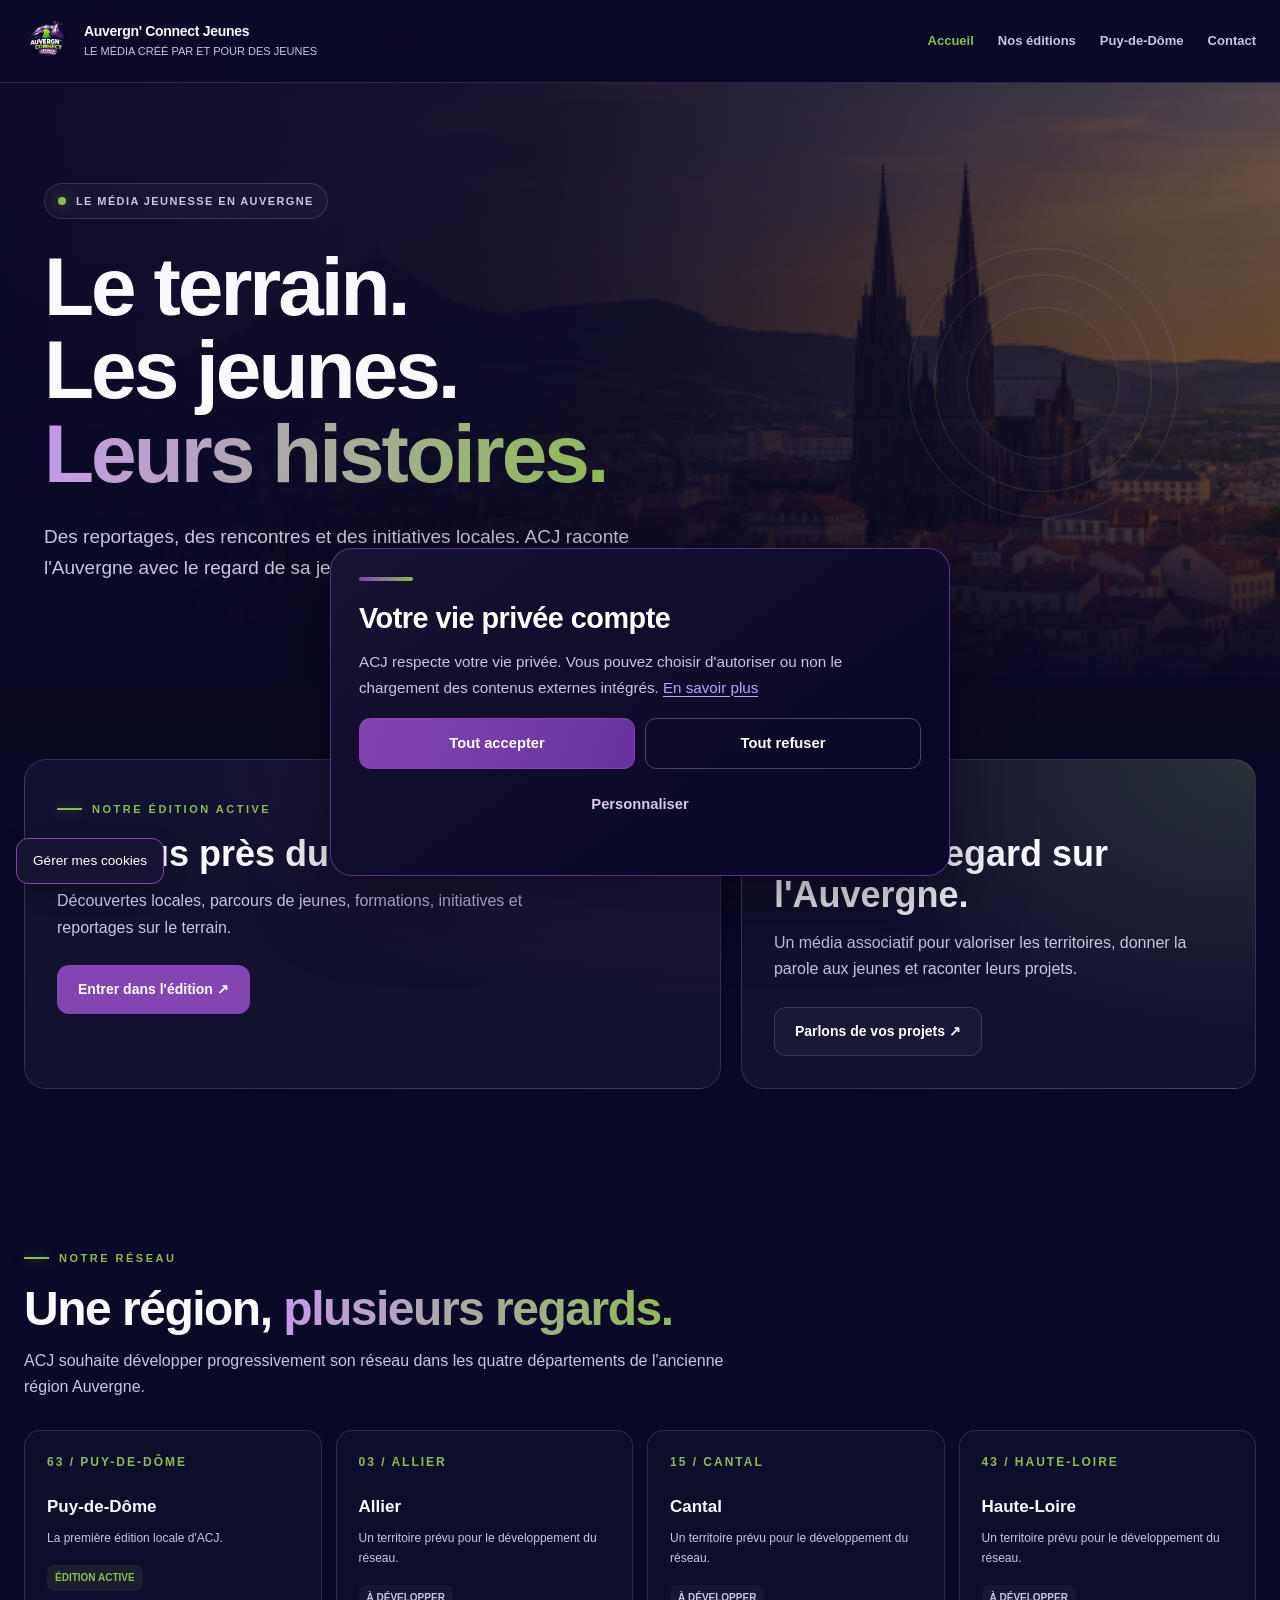
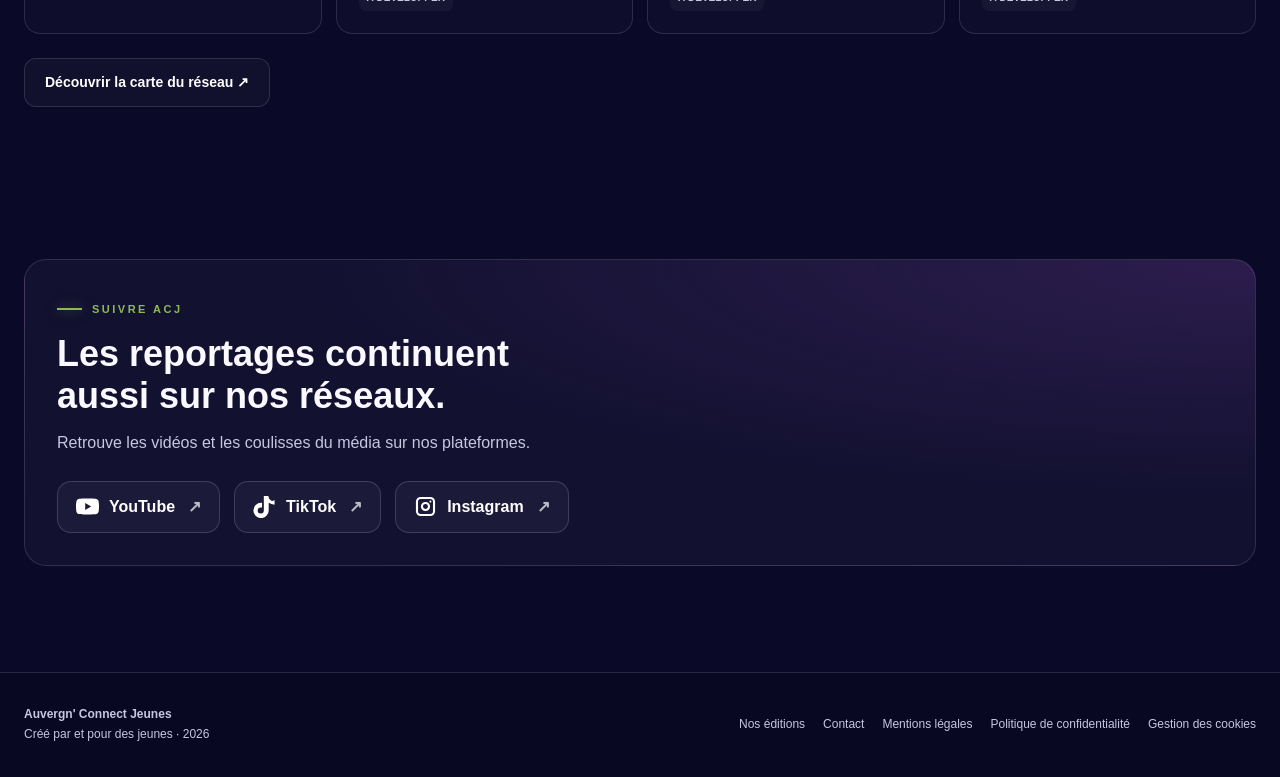
<file: index.html>
<!DOCTYPE html>
<html lang="fr">
<head>
  <meta charset="UTF-8">
  <meta name="viewport" content="width=device-width, initial-scale=1">
  <meta name="theme-color" content="#0A0927">
  <meta name="description" content="Auvergn' Connect Jeunes, le média audiovisuel créé par et pour les jeunes en Auvergne.">

  <title>ACJ — Le média des jeunes en Auvergne</title>

  <link rel="icon" type="image/png" href="images/logo.png">
  <link rel="stylesheet" href="css/style.css">
  <link rel="stylesheet" href="css/cookies.css">
</head>

<body>

<header class="site-header">
  <div class="container header-inner">
    <a class="brand" href="index.html" aria-label="Accueil ACJ">
      <img src="images/logo.png" alt="Logo Auvergn' Connect Jeunes">
      <span class="brand-text">
        <strong>Auvergn' Connect Jeunes</strong>
        <span>LE MÉDIA CRÉÉ PAR ET POUR DES JEUNES</span>
      </span>
    </a>

    <button
      class="menu-toggle"
      type="button"
      aria-label="Ouvrir le menu"
      aria-expanded="false"
    >☰</button>

    <nav class="site-nav" aria-label="Navigation principale">
      <a href="index.html" aria-current="page">Accueil</a>
      <a href="editions.html">Nos éditions</a>
              <a href="puy-de-dome/index.html">Puy-de-Dôme</a>
      <a href="contact.html">Contact</a>
    </nav>
  </div>
</header>

<main>

  <!-- Présentation principale -->
  <section class="hero">
    <div class="hero-orbit" aria-hidden="true"></div>

    <div class="hero-inner">
      <div class="hero-content">
        <div class="hero-label">
          <span class="status-dot"></span>
          LE MÉDIA JEUNESSE EN AUVERGNE
        </div>

        <h1>
          Le terrain.<br>
          Les jeunes.<br>
          <span class="text-gradient">Leurs histoires.</span>
        </h1>

        <p>
          Des reportages, des rencontres et des initiatives locales.
          ACJ raconte l'Auvergne avec le regard de sa jeunesse.
        </p>


      </div>
    </div>
  </section>

  <!-- Présentation d'ACJ -->
  <section class="section">
    <div class="container">
      <div class="feature-grid">

        <article class="feature-panel">
          <span class="eyebrow">Notre édition active</span>

          <h3>
            Au plus près du <span class="text-gradient">Puy-de-Dôme.</span>
          </h3>

          <p>
            Découvertes locales, parcours de jeunes, formations,
            initiatives et reportages sur le terrain.
          </p>

          <a class="button" href="puy-de-dome/index.html">
            Entrer dans l'édition ↗
          </a>
        </article>

        <article class="feature-panel feature-panel-green">
          <span class="eyebrow">L'identité ACJ</span>

          <h3>Un autre regard sur l'Auvergne.</h3>

          <p>
            Un média associatif pour valoriser les territoires,
            donner la parole aux jeunes et raconter leurs projets.
          </p>

          <a class="button button-secondary" href="contact.html">
            Parlons de vos projets ↗
          </a>
        </article>

      </div>
    </div>
  </section>

  <!-- Les éditions régionales -->
  <section class="section">
    <div class="container">

      <div class="section-heading">
        <span class="eyebrow">Notre réseau</span>

        <h2>
          Une région, <span class="text-gradient">plusieurs regards.</span>
        </h2>

        <p>
          ACJ souhaite développer progressivement son réseau
          dans les quatre départements de l'ancienne région Auvergne.
        </p>
      </div>

      <div class="edition-grid">

        <a class="edition-card" href="puy-de-dome/index.html">
          <span class="edition-number">63 / PUY-DE-DÔME</span>
          <h3>Puy-de-Dôme</h3>
          <p>La première édition locale d'ACJ.</p>
          <span class="edition-status">ÉDITION ACTIVE</span>
        </a>

        <div class="edition-card">
          <span class="edition-number">03 / ALLIER</span>
          <h3>Allier</h3>
          <p>Un territoire prévu pour le développement du réseau.</p>
          <span class="edition-status planned">À DÉVELOPPER</span>
        </div>

        <div class="edition-card">
          <span class="edition-number">15 / CANTAL</span>
          <h3>Cantal</h3>
          <p>Un territoire prévu pour le développement du réseau.</p>
          <span class="edition-status planned">À DÉVELOPPER</span>
        </div>

        <div class="edition-card">
          <span class="edition-number">43 / HAUTE-LOIRE</span>
          <h3>Haute-Loire</h3>
          <p>Un territoire prévu pour le développement du réseau.</p>
          <span class="edition-status planned">À DÉVELOPPER</span>
        </div>

      </div>

      <div style="margin-top:24px">
        <a class="button button-secondary" href="editions.html">
          Découvrir la carte du réseau ↗
        </a>
      </div>

    </div>
  </section>

  <!-- Réseaux sociaux ACJ -->
  <section class="section" id="reseaux-sociaux">
    <div class="container">

      <div class="feature-panel social-panel">
        <span class="eyebrow">Suivre ACJ</span>

        <h3>Les reportages continuent aussi sur nos réseaux.</h3>

        <p>
          Retrouve les vidéos et les coulisses du média sur nos plateformes.
        </p>

        <div class="social-links">

          <!-- YouTube -->
          <a
            class="social-link social-youtube"
            href="https://www.youtube.com/@auvergn_connect_Jeune"
            target="_blank"
            rel="noopener noreferrer"
            aria-label="Suivre ACJ sur YouTube"
          >
            <svg viewBox="0 0 24 24" aria-hidden="true">
              <path d="M23.5 6.2a3 3 0 0 0-2.1-2.1C19.5 3.6 12 3.6 12 3.6s-7.5 0-9.4.5A3 3 0 0 0 .5 6.2 31 31 0 0 0 0 12a31 31 0 0 0 .5 5.8 3 3 0 0 0 2.1 2.1c1.9.5 9.4.5 9.4.5s7.5 0 9.4-.5a3 3 0 0 0 2.1-2.1A31 31 0 0 0 24 12a31 31 0 0 0-.5-5.8ZM9.6 15.6V8.4l6.3 3.6-6.3 3.6Z"/>
            </svg>
            <span>YouTube</span>
            <span class="social-arrow" aria-hidden="true">↗</span>
          </a>

          <!-- TikTok -->
          <a
            class="social-link social-tiktok"
            href="https://www.tiktok.com/@auvergn_connect_jeunes"
            target="_blank"
            rel="noopener noreferrer"
            aria-label="Suivre ACJ sur TikTok"
          >
            <svg viewBox="0 0 24 24" aria-hidden="true">
              <path d="M19.6 6.3a5.8 5.8 0 0 1-3.5-4.8V1h-4.8v15.2a3.2 3.2 0 1 1-2.8-3.2c.3 0 .6 0 .9.1V8.2a8.4 8.4 0 0 0-.9-.1A8 8 0 1 0 16.4 16V8.2a10.5 10.5 0 0 0 6.1 1.9V5.3a5.8 5.8 0 0 1-2.9 1Z"/>
            </svg>
            <span>TikTok</span>
            <span class="social-arrow" aria-hidden="true">↗</span>
          </a>

          <!-- Instagram -->
          <a
            class="social-link social-instagram"
            href="https://www.instagram.com/auvergn_connect_jeunes/"
            target="_blank"
            rel="noopener noreferrer"
            aria-label="Suivre ACJ sur Instagram"
          >
            <svg viewBox="0 0 24 24" aria-hidden="true">
              <path d="M7 2h10a5 5 0 0 1 5 5v10a5 5 0 0 1-5 5H7a5 5 0 0 1-5-5V7a5 5 0 0 1 5-5Zm0 2.2A2.8 2.8 0 0 0 4.2 7v10A2.8 2.8 0 0 0 7 19.8h10a2.8 2.8 0 0 0 2.8-2.8V7A2.8 2.8 0 0 0 17 4.2H7Zm5 3a4.8 4.8 0 1 1 0 9.6 4.8 4.8 0 0 1 0-9.6Zm0 2.2a2.6 2.6 0 1 0 0 5.2 2.6 2.6 0 0 0 0-5.2Zm5.1-3.6a1.1 1.1 0 1 1 0 2.2 1.1 1.1 0 0 1 0-2.2Z"/>
            </svg>
            <span>Instagram</span>
            <span class="social-arrow" aria-hidden="true">↗</span>
          </a>

        </div>
      </div>
    </div>
  </section>

</main>

<!-- Pied de page -->
<footer class="site-footer">
  <div class="container footer-inner">

    <div>
      <strong>Auvergn' Connect Jeunes</strong>
      <div>
        Créé par et pour des jeunes · <span id="year"></span>
      </div>
    </div>

    <nav class="footer-links" aria-label="Informations légales">
      <a href="editions.html">Nos éditions</a>
      <a href="contact.html">Contact</a>
      <a href="mentions-legales.html">Mentions légales</a>
      <a href="confidentialite.html">Politique de confidentialité</a>
      <a href="cookies.html">Gestion des cookies</a>
    </nav>

  </div>
</footer>

<!-- Styles des réseaux sociaux -->
<style>
  .social-panel {
    overflow: hidden;
  }

  .social-links {
    display: flex;
    flex-wrap: wrap;
    gap: 14px;
    margin-top: 24px;
  }

  .social-link {
    display: inline-flex;
    align-items: center;
    gap: 10px;
    min-height: 48px;
    padding: 12px 18px;
    border: 1px solid rgba(255,255,255,.16);
    border-radius: 14px;
    color: #fff;
    text-decoration: none;
    font-weight: 700;
    background: rgba(255,255,255,.04);
    transition:
      transform .2s ease,
      background .2s ease,
      border-color .2s ease;
  }

  .social-link:hover {
    transform: translateY(-3px);
    background: rgba(255,255,255,.09);
    border-color: rgba(255,255,255,.35);
  }

  .social-link svg {
    width: 23px;
    height: 23px;
    fill: currentColor;
    flex-shrink: 0;
  }

  .social-youtube:hover {
    border-color: #ff0033;
  }

  .social-tiktok:hover {
    border-color: #25f4ee;
  }

  .social-instagram:hover {
    border-color: #e1306c;
  }

  .social-arrow {
    opacity: .7;
    margin-left: 3px;
  }

  @media (max-width: 520px) {
    .social-links {
      display: grid;
      grid-template-columns: 1fr;
    }

    .social-link {
      width: 100%;
      box-sizing: border-box;
    }
  }
</style>

<!-- Bannière de consentement aux cookies -->
<section
  id="cookie-banner"
  role="dialog"
  aria-labelledby="cookie-title"
  aria-describedby="cookie-description"
  hidden
>
  <h2 id="cookie-title">Votre vie privée compte</h2>

  <p id="cookie-description">
    ACJ respecte votre vie privée. Vous pouvez choisir d'autoriser ou non
    le chargement des contenus externes intégrés.
    <a href="cookies.html">En savoir plus</a>
  </p>

  <div class="cookie-actions">
    <button id="cookie-accept" type="button">Tout accepter</button>
    <button id="cookie-refuse" type="button">Tout refuser</button>
    <button id="cookie-customize" type="button">Personnaliser</button>
  </div>

  <p id="cookie-status" role="status"></p>
</section>

<!-- Personnalisation des choix -->
<section
  id="cookie-settings"
  role="dialog"
  aria-labelledby="cookie-settings-title"
  hidden
>
  <h2 id="cookie-settings-title">Personnaliser mes choix</h2>

  <p>Les éléments strictement nécessaires restent actifs.</p>

  <label>
    <input type="checkbox" checked disabled>
    Éléments nécessaires au fonctionnement
  </label>

  <label>
    <input id="cookie-external" type="checkbox">
    Autoriser les contenus externes intégrés
  </label>

  <div class="cookie-actions">
    <button id="cookie-save" type="button">
      Enregistrer mes choix
    </button>
    <button id="cookie-cancel" type="button">Retour</button>
  </div>
</section>

<button id="cookie-manage" type="button">
  Gérer mes cookies
</button>

<!-- Scripts -->
<script src="js/main.js"></script>
<script src="js/cookies.js"></script>

</body>
</html>
</file>
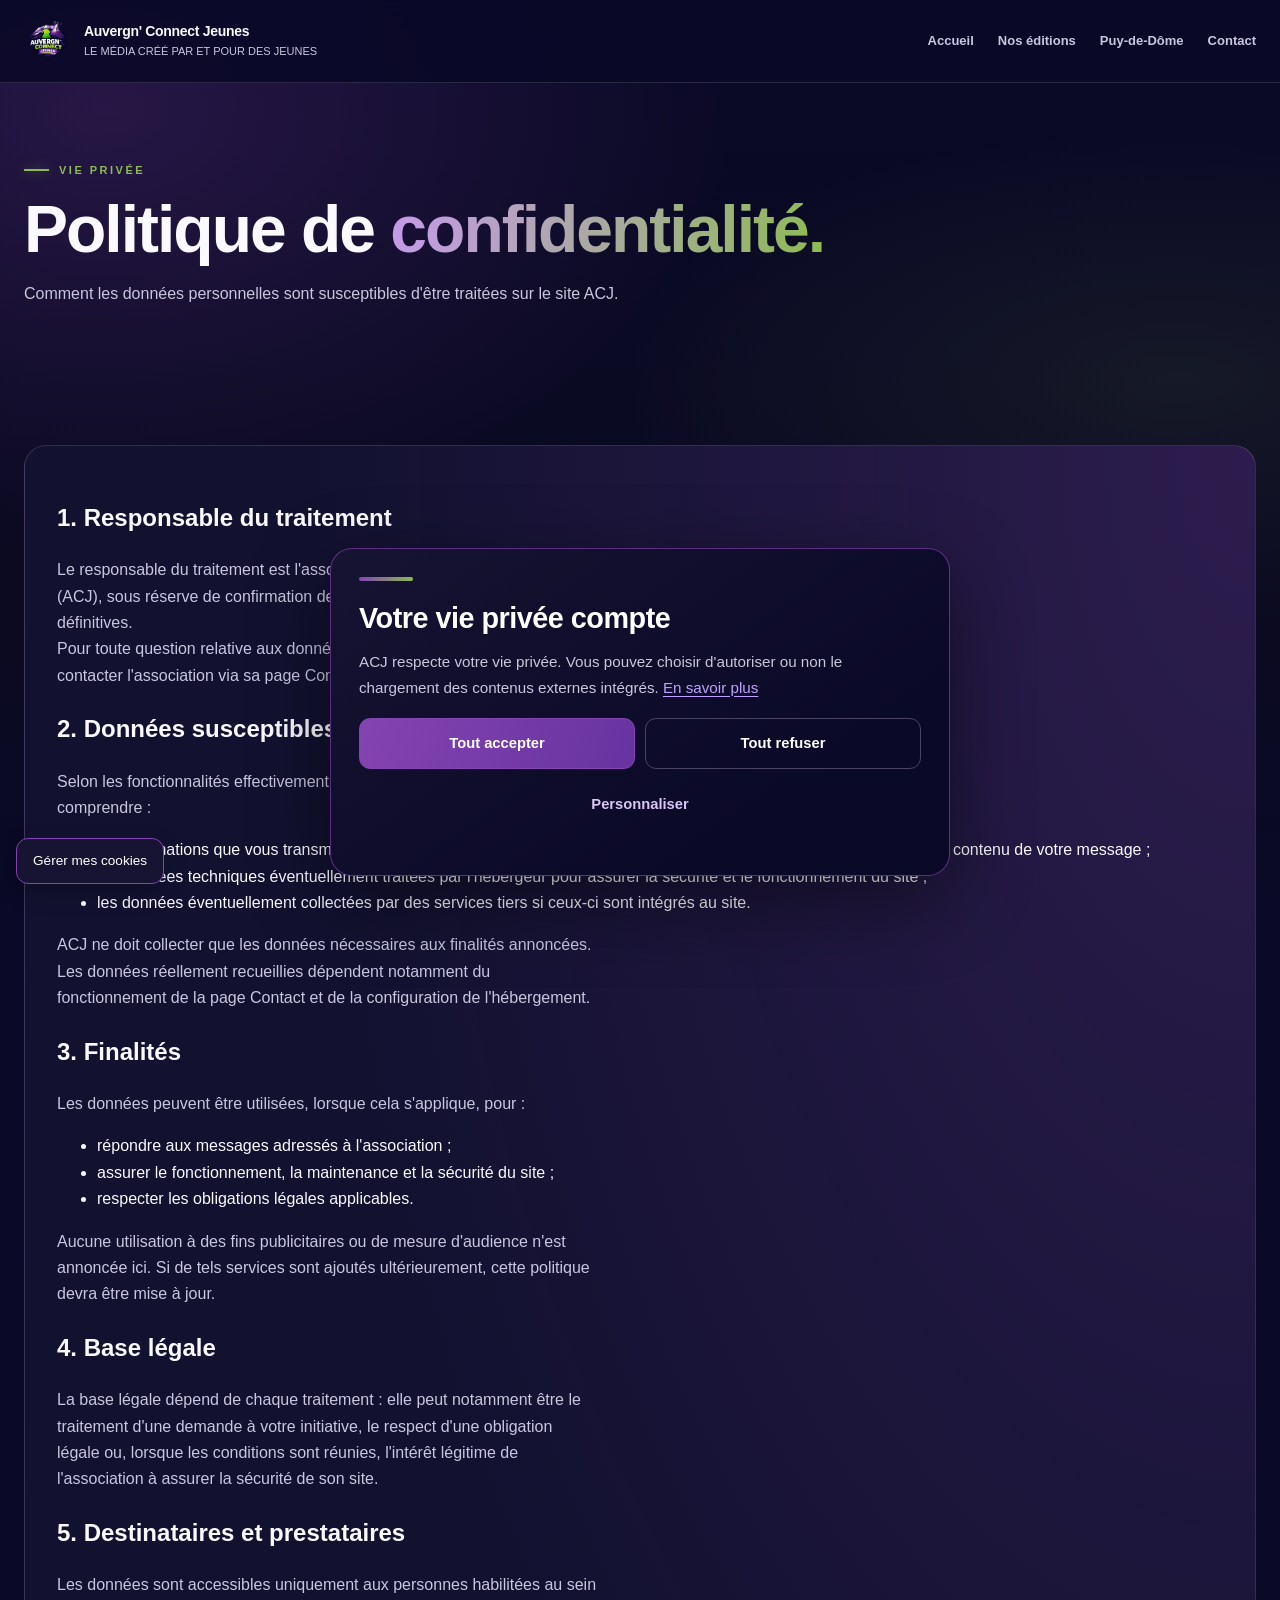
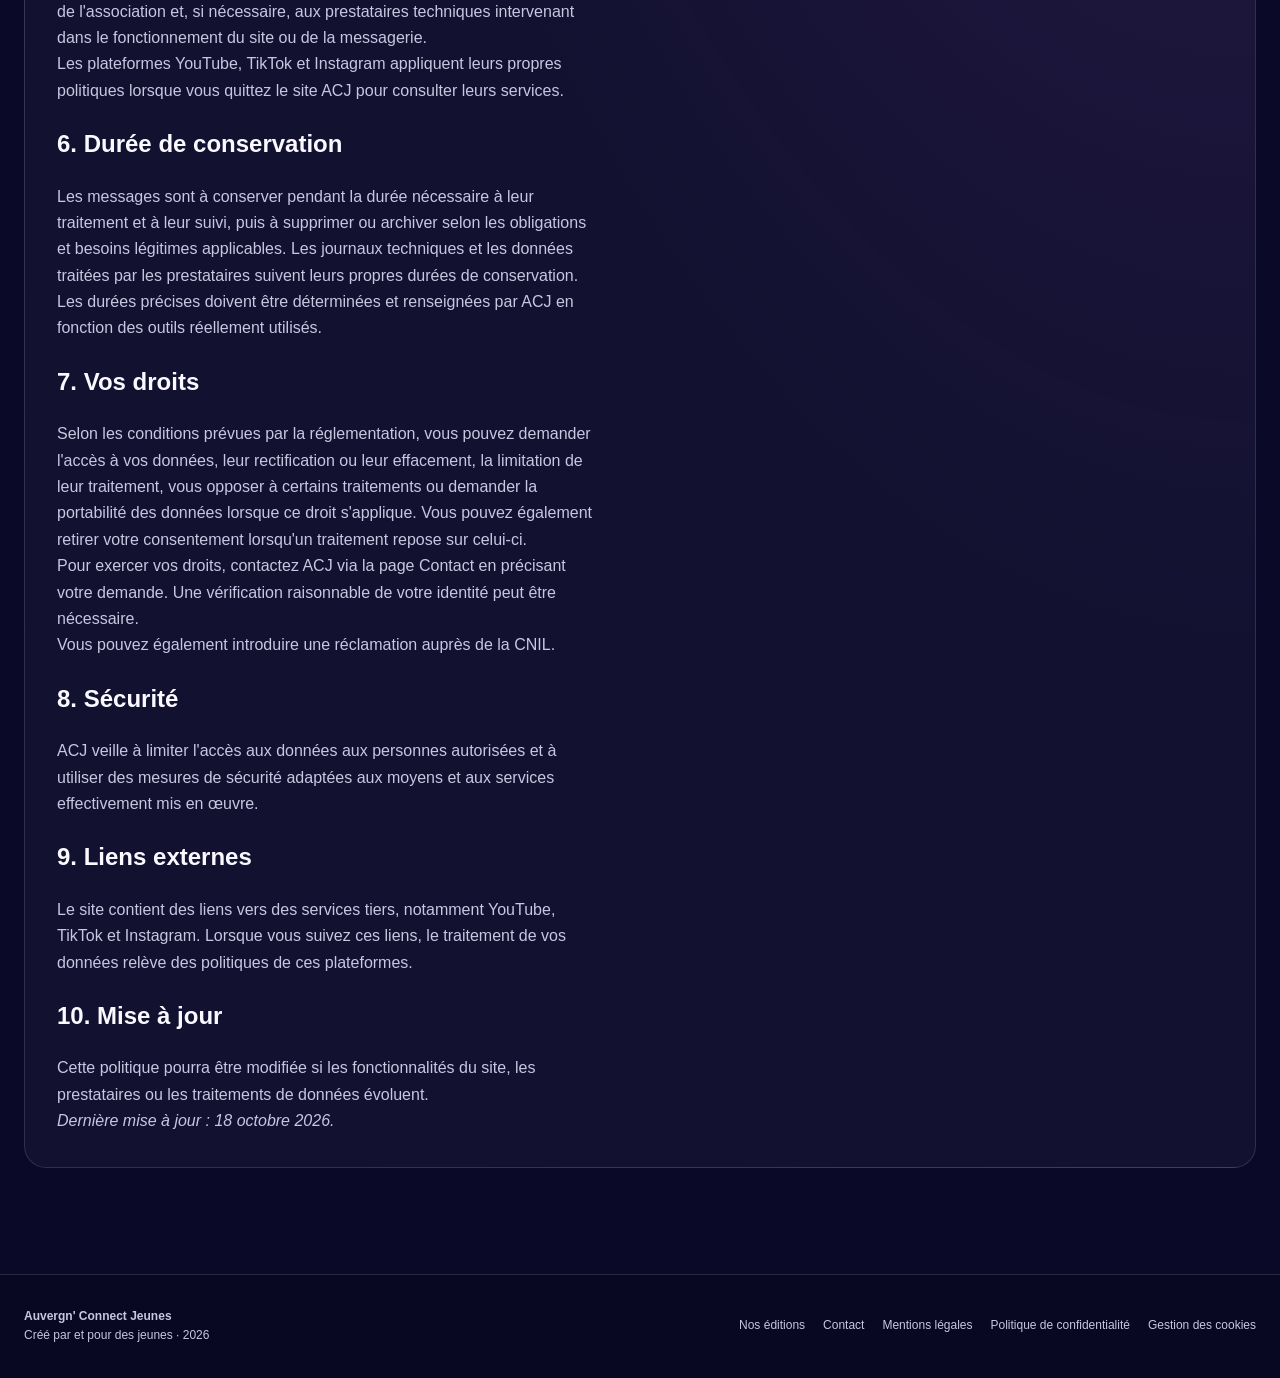
<file: confidentialite.html>
<!DOCTYPE html>
<html lang="fr">
<head>
  <meta charset="UTF-8">
  <meta name="viewport" content="width=device-width, initial-scale=1">
  <meta name="theme-color" content="#0A0927">
  <meta name="description" content="Politique de confidentialité d'Auvergn' Connect Jeunes.">
  <title>Politique de confidentialité — ACJ</title>
  <link rel="icon" type="image/png" href="images/logo.png">
  <link rel="stylesheet" href="css/style.css">
  <link rel="stylesheet" href="css/cookies.css">
</head>
<body>

<header class="site-header">
  <div class="container header-inner">
    <a class="brand" href="index.html" aria-label="Accueil ACJ">
      <img src="images/logo.png" alt="Logo Auvergn' Connect Jeunes">
      <span class="brand-text">
        <strong>Auvergn' Connect Jeunes</strong>
        <span>LE MÉDIA CRÉÉ PAR ET POUR DES JEUNES</span>
      </span>
    </a>
    <button class="menu-toggle" type="button"
      aria-label="Ouvrir le menu" aria-expanded="false">☰</button>
    <nav class="site-nav" aria-label="Navigation principale">
      <a href="index.html">Accueil</a>
      <a href="editions.html">Nos éditions</a>
      <a href="puy-de-dome/index.html">Puy-de-Dôme</a>
      <a href="contact.html">Contact</a>
    </nav>
  </div>
</header>

<main>
  <section class="page-hero">
    <div class="container">
      <span class="eyebrow">Vie privée</span>
      <h1>Politique de <span class="text-gradient">confidentialité.</span></h1>
      <p>Comment les données personnelles sont susceptibles d'être traitées sur le site ACJ.</p>
    </div>
  </section>

  <section class="section">
    <div class="container">
      <article class="feature-panel">
        <h2>1. Responsable du traitement</h2>
        <p>
          Le responsable du traitement est l'association Auvergn' Connect Jeunes
          (ACJ), sous réserve de confirmation de ses coordonnées administratives
          définitives.
        </p>
        <p>
          Pour toute question relative aux données personnelles, vous pouvez
          contacter l'association via sa <a href="contact.html">page Contact</a>.
        </p>

        <h2>2. Données susceptibles d'être traitées</h2>
        <p>Selon les fonctionnalités effectivement utilisées, les données peuvent comprendre :</p>
        <ul>
          <li>les informations que vous transmettez volontairement en contactant l'association, par exemple votre adresse e-mail et le contenu de votre message ;</li>
          <li>les données techniques éventuellement traitées par l'hébergeur pour assurer la sécurité et le fonctionnement du site ;</li>
          <li>les données éventuellement collectées par des services tiers si ceux-ci sont intégrés au site.</li>
        </ul>
        <p>
          ACJ ne doit collecter que les données nécessaires aux finalités
          annoncées. Les données réellement recueillies dépendent notamment du
          fonctionnement de la page Contact et de la configuration de l'hébergement.
        </p>

        <h2>3. Finalités</h2>
        <p>Les données peuvent être utilisées, lorsque cela s'applique, pour :</p>
        <ul>
          <li>répondre aux messages adressés à l'association ;</li>
          <li>assurer le fonctionnement, la maintenance et la sécurité du site ;</li>
          <li>respecter les obligations légales applicables.</li>
        </ul>
        <p>
          Aucune utilisation à des fins publicitaires ou de mesure d'audience
          n'est annoncée ici. Si de tels services sont ajoutés ultérieurement,
          cette politique devra être mise à jour.
        </p>

        <h2>4. Base légale</h2>
        <p>
          La base légale dépend de chaque traitement : elle peut notamment être
          le traitement d'une demande à votre initiative, le respect d'une
          obligation légale ou, lorsque les conditions sont réunies, l'intérêt
          légitime de l'association à assurer la sécurité de son site.
        </p>

        <h2>5. Destinataires et prestataires</h2>
        <p>
          Les données sont accessibles uniquement aux personnes habilitées
          au sein de l'association et, si nécessaire, aux prestataires techniques
          intervenant dans le fonctionnement du site ou de la messagerie.
        </p>
        <p>
          Les plateformes YouTube, TikTok et Instagram appliquent leurs propres
          politiques lorsque vous quittez le site ACJ pour consulter leurs services.
        </p>

        <h2>6. Durée de conservation</h2>
        <p>
          Les messages sont à conserver pendant la durée nécessaire à leur
          traitement et à leur suivi, puis à supprimer ou archiver selon les
          obligations et besoins légitimes applicables. Les journaux techniques
          et les données traitées par les prestataires suivent leurs propres
          durées de conservation.
        </p>
        <p>
          Les durées précises doivent être déterminées et renseignées par ACJ
          en fonction des outils réellement utilisés.
        </p>

        <h2>7. Vos droits</h2>
        <p>
          Selon les conditions prévues par la réglementation, vous pouvez
          demander l'accès à vos données, leur rectification ou leur effacement,
          la limitation de leur traitement, vous opposer à certains traitements
          ou demander la portabilité des données lorsque ce droit s'applique.
          Vous pouvez également retirer votre consentement lorsqu'un traitement
          repose sur celui-ci.
        </p>
        <p>
          Pour exercer vos droits, contactez ACJ via la
          <a href="contact.html">page Contact</a> en précisant votre demande.
          Une vérification raisonnable de votre identité peut être nécessaire.
        </p>
        <p>
          Vous pouvez également introduire une réclamation auprès de la
          <a href="https://www.cnil.fr/" target="_blank" rel="noopener noreferrer">CNIL</a>.
        </p>

        <h2>8. Sécurité</h2>
        <p>
          ACJ veille à limiter l'accès aux données aux personnes autorisées
          et à utiliser des mesures de sécurité adaptées aux moyens et aux
          services effectivement mis en œuvre.
        </p>

        <h2>9. Liens externes</h2>
        <p>
          Le site contient des liens vers des services tiers, notamment
          YouTube, TikTok et Instagram. Lorsque vous suivez ces liens, le
          traitement de vos données relève des politiques de ces plateformes.
        </p>

        <h2>10. Mise à jour</h2>
        <p>
          Cette politique pourra être modifiée si les fonctionnalités du site,
          les prestataires ou les traitements de données évoluent.
        </p>
        <p><em>Dernière mise à jour : 18 octobre 2026.</em></p>
      </article>
    </div>
  </section>
</main>

<footer class="site-footer">
  <div class="container footer-inner">
    <div>
      <strong>Auvergn' Connect Jeunes</strong>
      <div>Créé par et pour des jeunes · <span id="year"></span></div>
    </div>

<nav class="footer-links" aria-label="Informations légales">
  <a href="editions.html">Nos éditions</a>
  <a href="contact.html">Contact</a>
  <a href="mentions-legales.html">Mentions légales</a>
  <a href="confidentialite.html">Politique de confidentialité</a>
  <a href="cookies.html">Gestion des cookies</a>
</nav>

  </div>
</footer>

<script src="js/main.js"></script>
</body>


<!-- Bannière de consentement aux cookies -->
<section id="cookie-banner"
  role="dialog"
  aria-labelledby="cookie-title"
  aria-describedby="cookie-description"
  hidden>
  <h2 id="cookie-title">Votre vie privée compte</h2>

  <p id="cookie-description">
    ACJ respecte votre vie privée. Vous pouvez choisir d'autoriser
    ou non le chargement des contenus externes intégrés.
    <a href="cookies.html">En savoir plus</a>
  </p>

  <div class="cookie-actions">
    <button id="cookie-accept" type="button">Tout accepter</button>
    <button id="cookie-refuse" type="button">Tout refuser</button>
    <button id="cookie-customize" type="button">Personnaliser</button>
  </div>

  <p id="cookie-status" role="status"></p>
</section>

<!-- Personnalisation -->
<section id="cookie-settings"
  role="dialog"
  aria-labelledby="cookie-settings-title"
  hidden>
  <h2 id="cookie-settings-title">Personnaliser mes choix</h2>
  <p>Les éléments strictement nécessaires restent actifs.</p>

  <label>
    <input type="checkbox" checked disabled>
    Éléments nécessaires au fonctionnement
  </label>

  <label>
    <input id="cookie-external" type="checkbox">
    Autoriser les contenus externes intégrés
  </label>

  <div class="cookie-actions">
    <button id="cookie-save" type="button">Enregistrer mes choix</button>
    <button id="cookie-cancel" type="button">Retour</button>
  </div>
</section>

<button id="cookie-manage" type="button">Gérer mes cookies</button>

<script src="js/cookies.js"></script>

</html>
</file>
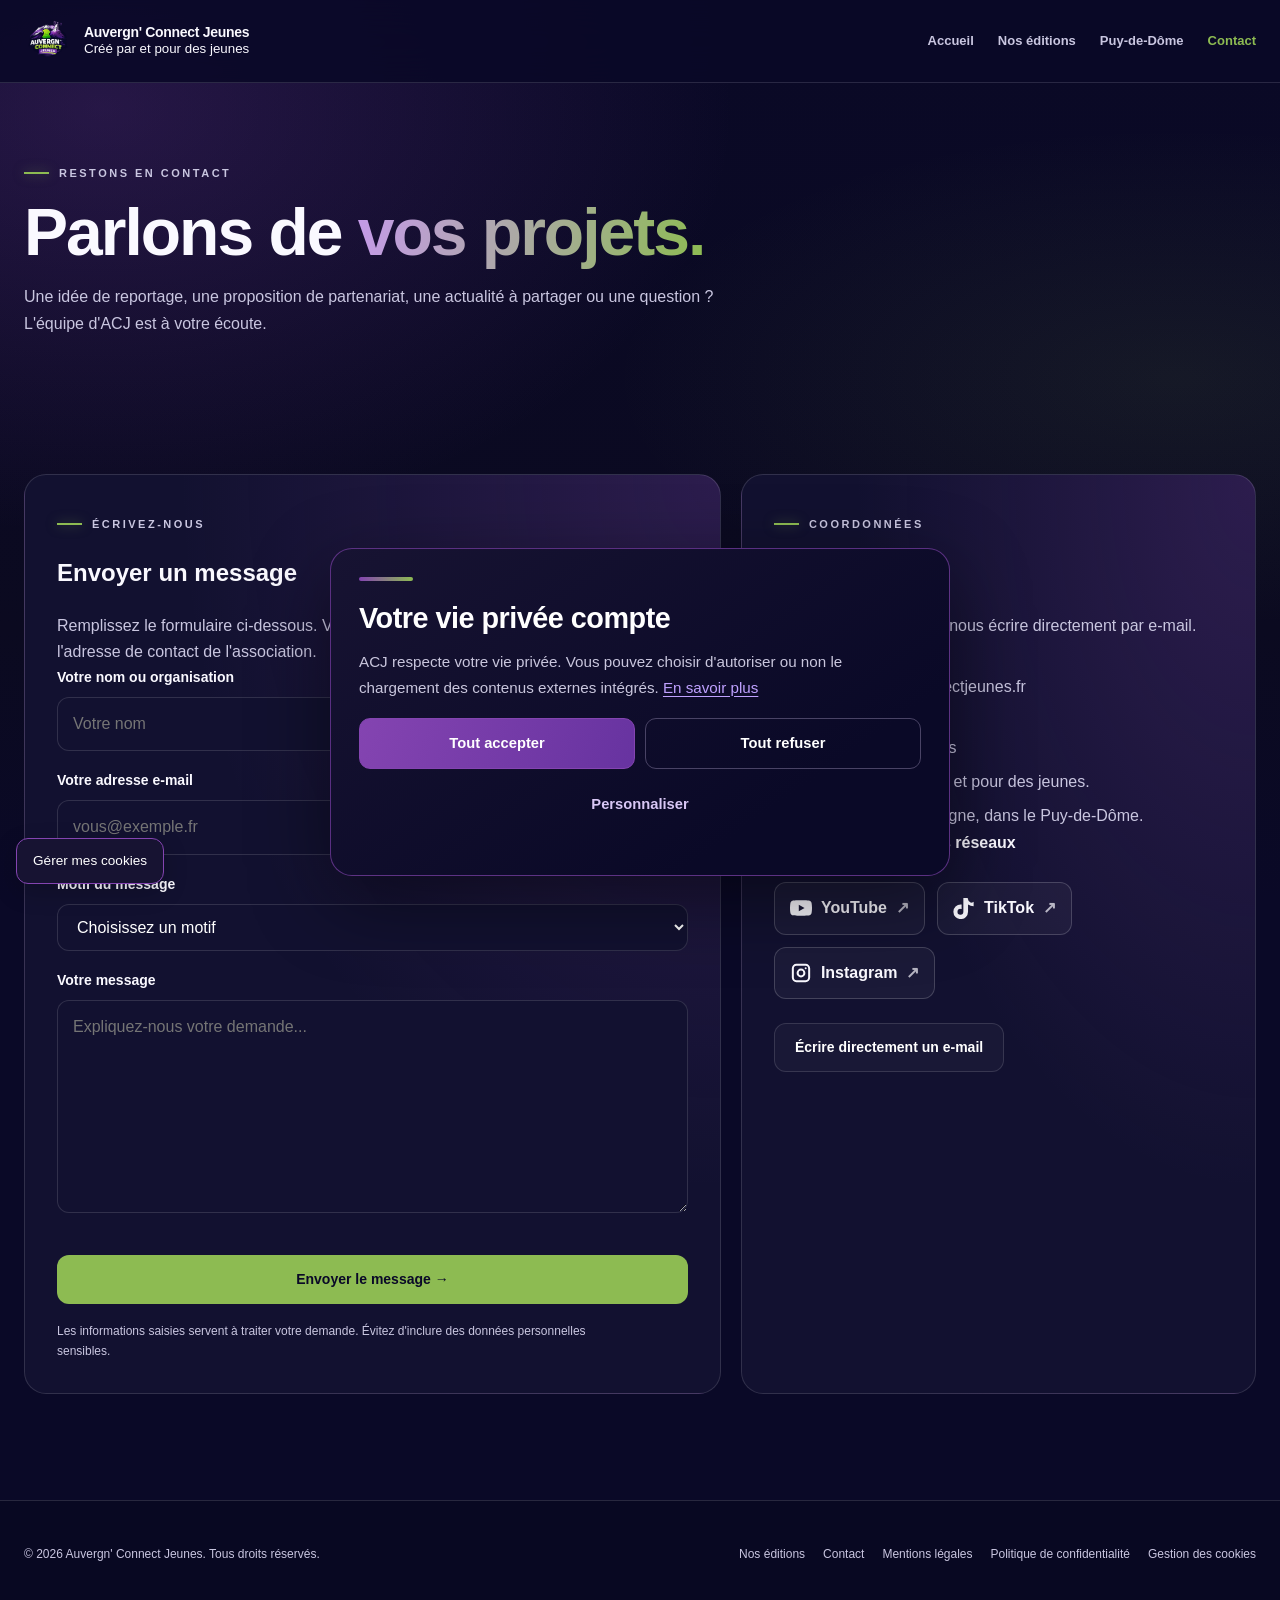
<file: contact.html>
<!DOCTYPE html>
<html lang="fr">
<head>
  <meta charset="UTF-8">
  <meta name="viewport" content="width=device-width, initial-scale=1.0">
  <meta name="theme-color" content="#0A0927">

  <title>Contact | Auvergn' Connect Jeunes</title>
  <meta
    name="description"
    content="Contactez Auvergn' Connect Jeunes, le média jeunesse créé par et pour des jeunes en Auvergne."
  >

  <link rel="icon" type="image/png" href="images/logo.png">
  <link rel="stylesheet" href="css/style.css">
  <link rel="stylesheet" href="css/cookies.css">

  <style>
    .contact-socials {
      display: flex;
      flex-wrap: wrap;
      gap: 12px;
      margin-top: 18px;
    }

    .contact-social-link {
      display: inline-flex;
      align-items: center;
      gap: 9px;
      padding: 12px 15px;
      border: 1px solid rgba(255, 255, 255, 0.18);
      border-radius: 12px;
      color: inherit;
      text-decoration: none;
      font-weight: 600;
      background: rgba(255, 255, 255, 0.04);
      transition: transform 0.2s ease, border-color 0.2s ease,
        background 0.2s ease;
    }

    .contact-social-link:hover {
      transform: translateY(-3px);
      background: rgba(255, 255, 255, 0.09);
    }

    .contact-social-link svg {
      width: 22px;
      height: 22px;
      fill: currentColor;
      flex-shrink: 0;
    }

    .contact-social-link.youtube:hover {
      border-color: #ff0033;
    }

    .contact-social-link.tiktok:hover {
      border-color: #25f4ee;
    }

    .contact-social-link.instagram:hover {
      border-color: #e1306c;
    }

    .contact-social-link .social-arrow {
      opacity: 0.7;
    }

    @media (max-width: 480px) {
      .contact-socials {
        display: grid;
        grid-template-columns: 1fr;
      }

      .contact-social-link {
        justify-content: center;
      }
    }
  </style>
</head>

<body>
  <header class="site-header">
    <div class="container header-inner">
      <a class="brand" href="index.html" aria-label="Accueil ACJ">
        <img
          src="images/logo.png"
          alt="Logo Auvergn' Connect Jeunes"
          class="brand-logo"
        >
        <span class="brand-text">
          <strong>Auvergn' Connect Jeunes</strong>
          <small>Créé par et pour des jeunes</small>
        </span>
      </a>

      <button
        class="menu-toggle"
        type="button"
        aria-label="Ouvrir le menu"
        aria-expanded="false"
      >☰</button>

      <nav class="site-nav" aria-label="Navigation principale">
        <a href="index.html">Accueil</a>
        <a href="editions.html">Nos éditions</a>
        <a href="puy-de-dome/index.html">Puy-de-Dôme</a>
        <a href="contact.html" aria-current="page">Contact</a>
      </nav>
    </div>
  </header>

  <main>
    <section class="page-hero">
      <div class="container">
        <p class="eyebrow">Restons en contact</p>
        <h1>Parlons de <span class="text-gradient">vos projets.</span></h1>
        <p>
          Une idée de reportage, une proposition de partenariat, une actualité
          à partager ou une question ? L'équipe d'ACJ est à votre écoute.
        </p>
      </div>
    </section>

    <section class="section">
      <div class="container">
        <div class="feature-grid">
          <div class="feature-panel">
            <p class="eyebrow">Écrivez-nous</p>
            <h2>Envoyer un message</h2>
            <p>
              Remplissez le formulaire ci-dessous. Votre message sera transmis
              à l'adresse de contact de l'association.
            </p>

            <form
              class="form"
              action="https://formsubmit.co/contact@auvergneconnectjeunes.fr"
              method="POST"
            >
              <input
                type="hidden"
                name="_subject"
                value="Nouveau message depuis le site ACJ"
              >

              <input
                type="hidden"
                name="_template"
                value="table"
              >

              <input
                type="hidden"
                name="_captcha"
                value="true"
              >

              <div
                style="position:absolute;left:-5000px"
                aria-hidden="true"
              >
                <label for="website">Ne pas remplir ce champ</label>
                <input
                  type="text"
                  id="website"
                  name="_honey"
                  tabindex="-1"
                  autocomplete="off"
                >
              </div>

              <div class="form-group">
                <label for="name">Votre nom ou organisation</label>
                <input
                  type="text"
                  id="name"
                  name="Nom"
                  placeholder="Votre nom"
                  autocomplete="name"
                  required
                >
              </div>

              <div class="form-group">
                <label for="email">Votre adresse e-mail</label>
                <input
                  type="email"
                  id="email"
                  name="email"
                  placeholder="vous@exemple.fr"
                  autocomplete="email"
                  required
                >
              </div>

              <div class="form-group">
                <label for="subject">Motif du message</label>
                <select id="subject" name="Motif" required>
                  <option value="">Choisissez un motif</option>
                  <option value="Proposition de reportage">
                    Proposition de reportage
                  </option>
                  <option value="Partenariat">Partenariat</option>
                  <option value="Presse et médias">Presse et médias</option>
                  <option value="Proposition de bénévolat">
                    Rejoindre l'association
                  </option>
                  <option value="Question générale">
                    Question générale
                  </option>
                  <option value="Autre">Autre</option>
                </select>
              </div>

              <div class="form-group">
                <label for="message">Votre message</label>
                <textarea
                  id="message"
                  name="Message"
                  rows="7"
                  placeholder="Expliquez-nous votre demande..."
                  required
                ></textarea>
              </div>

              <button class="button button-green" type="submit">
                Envoyer le message →
              </button>

              <p class="form-note">
                Les informations saisies servent à traiter votre demande.
                Évitez d'inclure des données personnelles sensibles.
              </p>
            </form>
          </div>

          <aside class="feature-panel">
            <p class="eyebrow">Coordonnées</p>
            <h2>Contacter ACJ</h2>
            <p>
              Vous pouvez également nous écrire directement par e-mail.
            </p>

            <div class="form-group">
              <strong>Adresse e-mail</strong>
              <p>
                <a href="mailto:contact@auvergneconnectjeunes.fr">
                  contact@auvergneconnectjeunes.fr
                </a>
              </p>
            </div>

            <div class="form-group">
              <strong>Notre association</strong>
              <p>Auvergn' Connect Jeunes</p>
              <p>Média jeunesse créé par et pour des jeunes.</p>
              <p>Basé à Cournon-d'Auvergne, dans le Puy-de-Dôme.</p>
            </div>

            <div class="form-group">
              <strong>Retrouvez-nous sur les réseaux</strong>

              <div class="contact-socials">
                <a
                  class="contact-social-link youtube"
                  href="https://www.youtube.com/@auvergn_connect_Jeune"
                  target="_blank"
                  rel="noopener noreferrer"
                  aria-label="Retrouver ACJ sur YouTube"
                >
                  <svg viewBox="0 0 24 24" aria-hidden="true">
                    <path d="M23.5 6.2a3 3 0 0 0-2.1-2.1C19.5 3.6 12 3.6 12 3.6s-7.5 0-9.4.5A3 3 0 0 0 .5 6.2 31 31 0 0 0 0 12a31 31 0 0 0 .5 5.8 3 3 0 0 0 2.1 2.1c1.9.5 9.4.5 9.4.5s7.5 0 9.4-.5a3 3 0 0 0 2.1-2.1A31 31 0 0 0 24 12a31 31 0 0 0-.5-5.8ZM9.6 15.6V8.4l6.3 3.6-6.3 3.6Z"/>
                  </svg>
                  YouTube
                  <span class="social-arrow">↗</span>
                </a>

                <a
                  class="contact-social-link tiktok"
                  href="https://www.tiktok.com/@auvergn_connect_jeunes"
                  target="_blank"
                  rel="noopener noreferrer"
                  aria-label="Retrouver ACJ sur TikTok"
                >
                  <svg viewBox="0 0 24 24" aria-hidden="true">
                    <path d="M19.6 6.3a5.8 5.8 0 0 1-3.5-4.8V1h-4.8v15.2a3.2 3.2 0 1 1-2.8-3.2c.3 0 .6 0 .9.1V8.2a8.4 8.4 0 0 0-.9-.1A8 8 0 1 0 16.4 16V8.2a10.5 10.5 0 0 0 6.1 1.9V5.3a5.8 5.8 0 0 1-2.9 1Z"/>
                  </svg>
                  TikTok
                  <span class="social-arrow">↗</span>
                </a>

                <a
                  class="contact-social-link instagram"
                  href="https://www.instagram.com/auvergn_connect_jeunes/"
                  target="_blank"
                  rel="noopener noreferrer"
                  aria-label="Retrouver ACJ sur Instagram"
                >
                  <svg viewBox="0 0 24 24" aria-hidden="true">
                    <path d="M7 2h10a5 5 0 0 1 5 5v10a5 5 0 0 1-5 5H7a5 5 0 0 1-5-5V7a5 5 0 0 1 5-5Zm0 2.2A2.8 2.8 0 0 0 4.2 7v10A2.8 2.8 0 0 0 7 19.8h10a2.8 2.8 0 0 0 2.8-2.8V7A2.8 2.8 0 0 0 17 4.2H7Zm5 3a4.8 4.8 0 1 1 0 9.6 4.8 4.8 0 0 1 0-9.6Zm0 2.2a2.6 2.6 0 1 0 0 5.2 2.6 2.6 0 0 0 0-5.2Zm5.1-3.6a1.1 1.1 0 1 1 0 2.2 1.1 1.1 0 0 1 0-2.2Z"/>
                  </svg>
                  Instagram
                  <span class="social-arrow">↗</span>
                </a>
              </div>
            </div>

            <a
              class="button button-secondary"
              href="mailto:contact@auvergneconnectjeunes.fr?subject=Contact%20-%20Auvergn%27%20Connect%20Jeunes"
            >
              Écrire directement un e-mail
            </a>
          </aside>
        </div>
      </div>
    </section>
  </main>

  <footer class="site-footer">
    <div class="container footer-inner">
      <p>
        © <span id="year"></span> Auvergn' Connect Jeunes.
        Tous droits réservés.
      </p>


<nav class="footer-links" aria-label="Informations légales">
  <a href="editions.html">Nos éditions</a>
  <a href="contact.html">Contact</a>
  <a href="mentions-legales.html">Mentions légales</a>
  <a href="confidentialite.html">Politique de confidentialité</a>
  <a href="cookies.html">Gestion des cookies</a>
</nav>

    </div>
  </footer>

  <script src="js/main.js"></script>

<!-- Bannière de consentement aux cookies -->
<section id="cookie-banner"
  role="dialog"
  aria-labelledby="cookie-title"
  aria-describedby="cookie-description"
  hidden>
  <h2 id="cookie-title">Votre vie privée compte</h2>

  <p id="cookie-description">
    ACJ respecte votre vie privée. Vous pouvez choisir d'autoriser
    ou non le chargement des contenus externes intégrés.
    <a href="cookies.html">En savoir plus</a>
  </p>

  <div class="cookie-actions">
    <button id="cookie-accept" type="button">Tout accepter</button>
    <button id="cookie-refuse" type="button">Tout refuser</button>
    <button id="cookie-customize" type="button">Personnaliser</button>
  </div>

  <p id="cookie-status" role="status"></p>
</section>

<!-- Personnalisation -->
<section id="cookie-settings"
  role="dialog"
  aria-labelledby="cookie-settings-title"
  hidden>
  <h2 id="cookie-settings-title">Personnaliser mes choix</h2>
  <p>Les éléments strictement nécessaires restent actifs.</p>

  <label>
    <input type="checkbox" checked disabled>
    Éléments nécessaires au fonctionnement
  </label>

  <label>
    <input id="cookie-external" type="checkbox">
    Autoriser les contenus externes intégrés
  </label>

  <div class="cookie-actions">
    <button id="cookie-save" type="button">Enregistrer mes choix</button>
    <button id="cookie-cancel" type="button">Retour</button>
  </div>
</section>

<button id="cookie-manage" type="button">Gérer mes cookies</button>

<script src="js/cookies.js"></script>
</body>
</html>
</file>
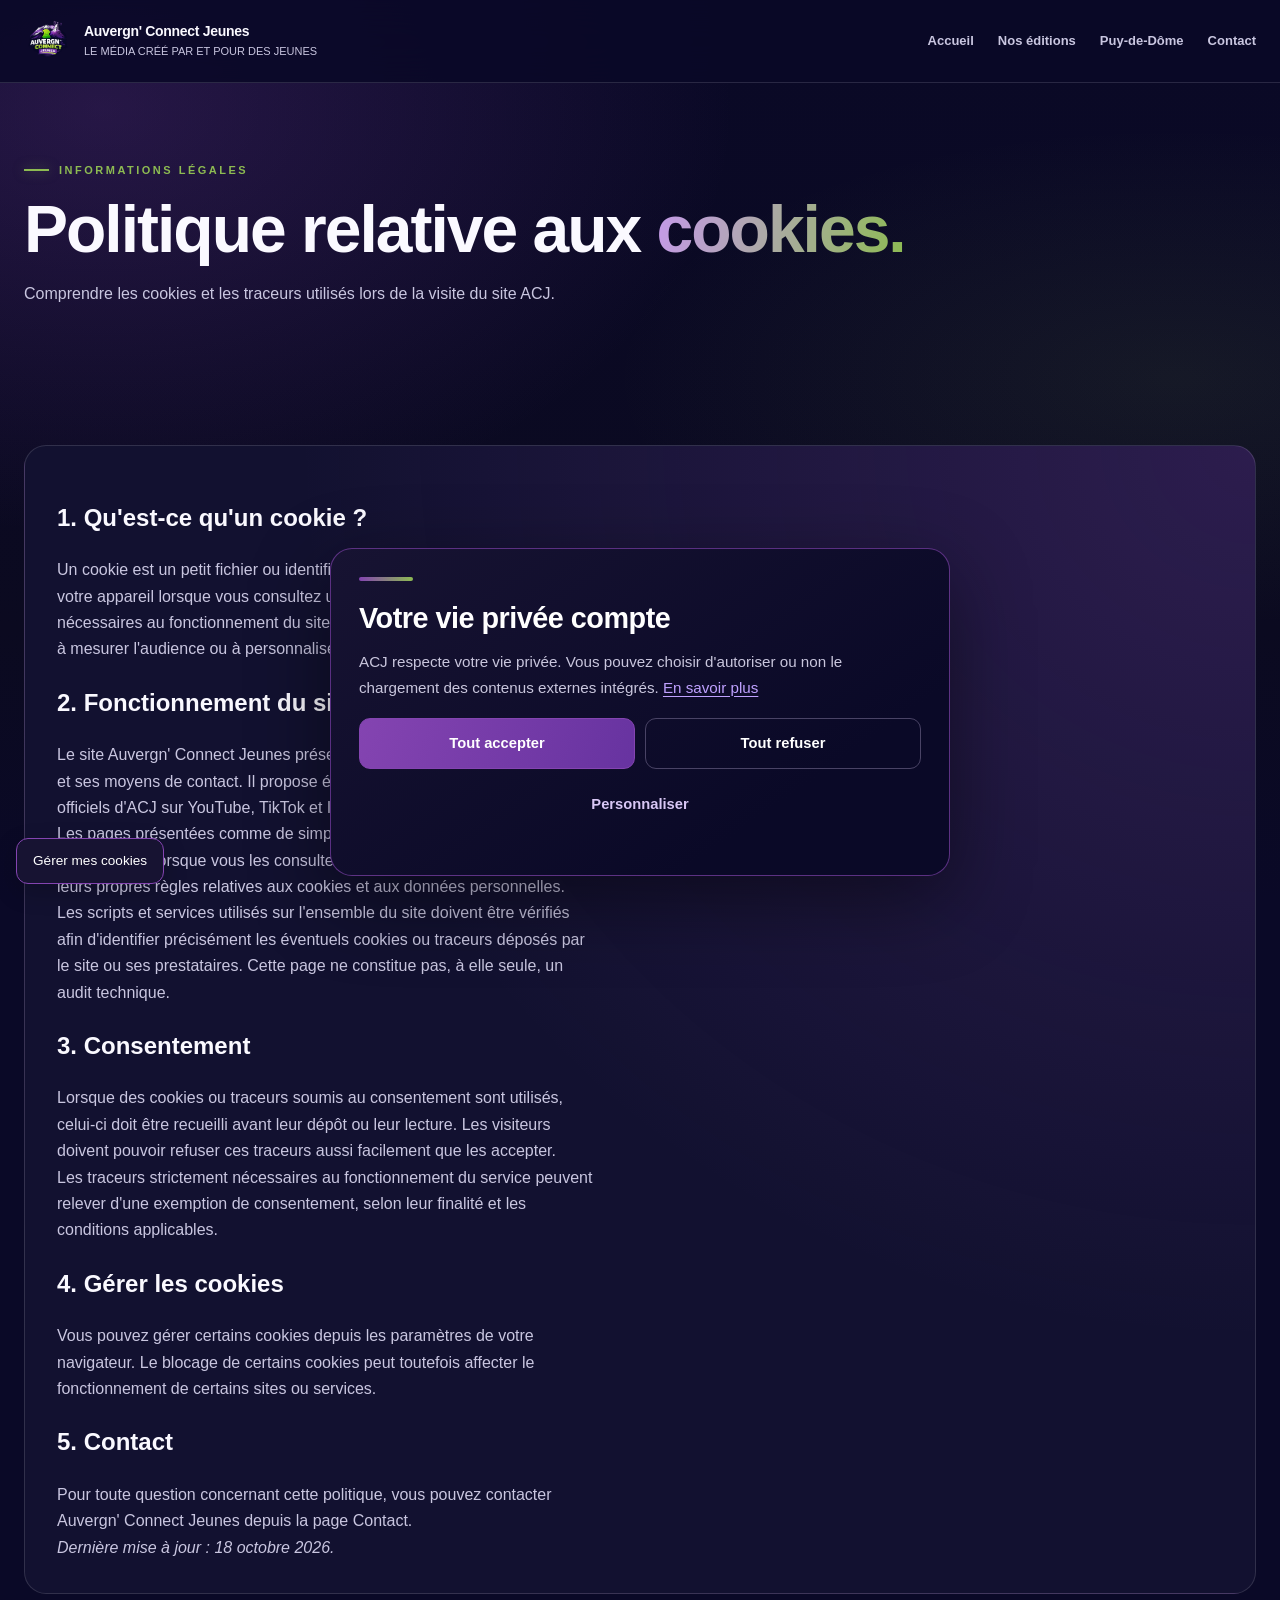
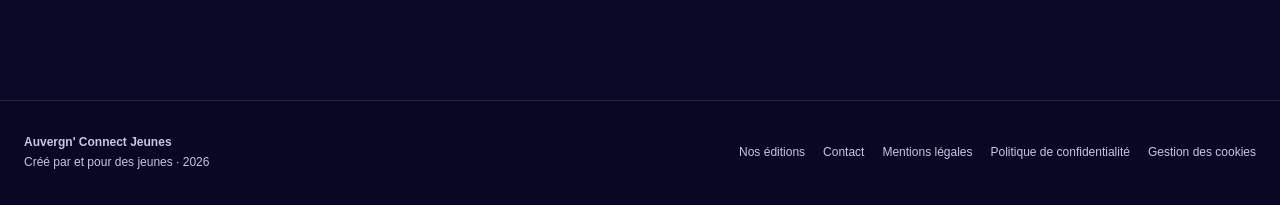
<file: cookies.html>
<!DOCTYPE html>
<html lang="fr">
<head>
  <meta charset="UTF-8">
  <meta name="viewport" content="width=device-width, initial-scale=1">
  <meta name="theme-color" content="#0A0927">
  <meta name="description" content="Politique relative aux cookies du site Auvergn' Connect Jeunes.">
  <title>Cookies — Auvergn' Connect Jeunes</title>
  <link rel="icon" type="image/png" href="images/logo.png">
  <link rel="stylesheet" href="css/style.css">
  <link rel="stylesheet" href="css/cookies.css">
</head>
<body>

<header class="site-header">
  <div class="container header-inner">
    <a class="brand" href="index.html" aria-label="Accueil ACJ">
      <img src="images/logo.png" alt="Logo Auvergn' Connect Jeunes">
      <span class="brand-text">
        <strong>Auvergn' Connect Jeunes</strong>
        <span>LE MÉDIA CRÉÉ PAR ET POUR DES JEUNES</span>
      </span>
    </a>
    <button class="menu-toggle" type="button"
      aria-label="Ouvrir le menu" aria-expanded="false">☰</button>
    <nav class="site-nav" aria-label="Navigation principale">
      <a href="index.html">Accueil</a>
      <a href="editions.html">Nos éditions</a>
      <a href="puy-de-dome/index.html">Puy-de-Dôme</a>
      <a href="contact.html">Contact</a>
    </nav>
  </div>
</header>

<main>
  <section class="page-hero">
    <div class="container">
      <span class="eyebrow">Informations légales</span>
      <h1>Politique relative aux <span class="text-gradient">cookies.</span></h1>
      <p>Comprendre les cookies et les traceurs utilisés lors de la visite du site ACJ.</p>
    </div>
  </section>

  <section class="section">
    <div class="container">
      <article class="feature-panel">
        <h2>1. Qu'est-ce qu'un cookie ?</h2>
        <p>
          Un cookie est un petit fichier ou identifiant susceptible d'être
          enregistré sur votre appareil lorsque vous consultez un site internet.
          Certains traceurs sont nécessaires au fonctionnement du site ;
          d'autres peuvent notamment servir à mesurer l'audience ou à personnaliser
          des contenus.
        </p>

        <h2>2. Fonctionnement du site ACJ</h2>
        <p>
          Le site Auvergn' Connect Jeunes présente l'association, ses éditions
          locales et ses moyens de contact. Il propose également des liens vers
          les comptes officiels d'ACJ sur YouTube, TikTok et Instagram.
        </p>
        <p>
          Les pages présentées comme de simples liens ouvrent les plateformes
          concernées. Lorsque vous les consultez, ces plateformes peuvent
          appliquer leurs propres règles relatives aux cookies et aux données
          personnelles.
        </p>
        <p>
          Les scripts et services utilisés sur l'ensemble du site doivent être
          vérifiés afin d'identifier précisément les éventuels cookies ou
          traceurs déposés par le site ou ses prestataires. Cette page ne
          constitue pas, à elle seule, un audit technique.
        </p>

        <h2>3. Consentement</h2>
        <p>
          Lorsque des cookies ou traceurs soumis au consentement sont utilisés,
          celui-ci doit être recueilli avant leur dépôt ou leur lecture.
          Les visiteurs doivent pouvoir refuser ces traceurs aussi facilement
          que les accepter.
        </p>
        <p>
          Les traceurs strictement nécessaires au fonctionnement du service
          peuvent relever d'une exemption de consentement, selon leur finalité
          et les conditions applicables.
        </p>

        <h2>4. Gérer les cookies</h2>
        <p>
          Vous pouvez gérer certains cookies depuis les paramètres de votre
          navigateur. Le blocage de certains cookies peut toutefois affecter
          le fonctionnement de certains sites ou services.
        </p>

        <h2>5. Contact</h2>
        <p>
          Pour toute question concernant cette politique, vous pouvez contacter
          Auvergn' Connect Jeunes depuis la
          <a href="contact.html">page Contact</a>.
        </p>

        <p><em>Dernière mise à jour : 18 octobre 2026.</em></p>
      </article>
    </div>
  </section>
</main>

<footer class="site-footer">
  <div class="container footer-inner">
    <div>
      <strong>Auvergn' Connect Jeunes</strong>
      <div>Créé par et pour des jeunes · <span id="year"></span></div>
    </div>

<nav class="footer-links" aria-label="Informations légales">
  <a href="editions.html">Nos éditions</a>
  <a href="contact.html">Contact</a>
  <a href="mentions-legales.html">Mentions légales</a>
  <a href="confidentialite.html">Politique de confidentialité</a>
  <a href="cookies.html">Gestion des cookies</a>
</nav>

  </div>
</footer>

<script src="js/main.js"></script>

<!-- Bannière de consentement aux cookies -->
<section id="cookie-banner"
  role="dialog"
  aria-labelledby="cookie-title"
  aria-describedby="cookie-description"
  hidden>
  <h2 id="cookie-title">Votre vie privée compte</h2>

  <p id="cookie-description">
    ACJ respecte votre vie privée. Vous pouvez choisir d'autoriser
    ou non le chargement des contenus externes intégrés.
    <a href="cookies.html">En savoir plus</a>
  </p>

  <div class="cookie-actions">
    <button id="cookie-accept" type="button">Tout accepter</button>
    <button id="cookie-refuse" type="button">Tout refuser</button>
    <button id="cookie-customize" type="button">Personnaliser</button>
  </div>

  <p id="cookie-status" role="status"></p>
</section>

<!-- Personnalisation -->
<section id="cookie-settings"
  role="dialog"
  aria-labelledby="cookie-settings-title"
  hidden>
  <h2 id="cookie-settings-title">Personnaliser mes choix</h2>
  <p>Les éléments strictement nécessaires restent actifs.</p>

  <label>
    <input type="checkbox" checked disabled>
    Éléments nécessaires au fonctionnement
  </label>

  <label>
    <input id="cookie-external" type="checkbox">
    Autoriser les contenus externes intégrés
  </label>

  <div class="cookie-actions">
    <button id="cookie-save" type="button">Enregistrer mes choix</button>
    <button id="cookie-cancel" type="button">Retour</button>
  </div>
</section>

<button id="cookie-manage" type="button">Gérer mes cookies</button>

<script src="js/cookies.js"></script>
</body>
</html>
</file>
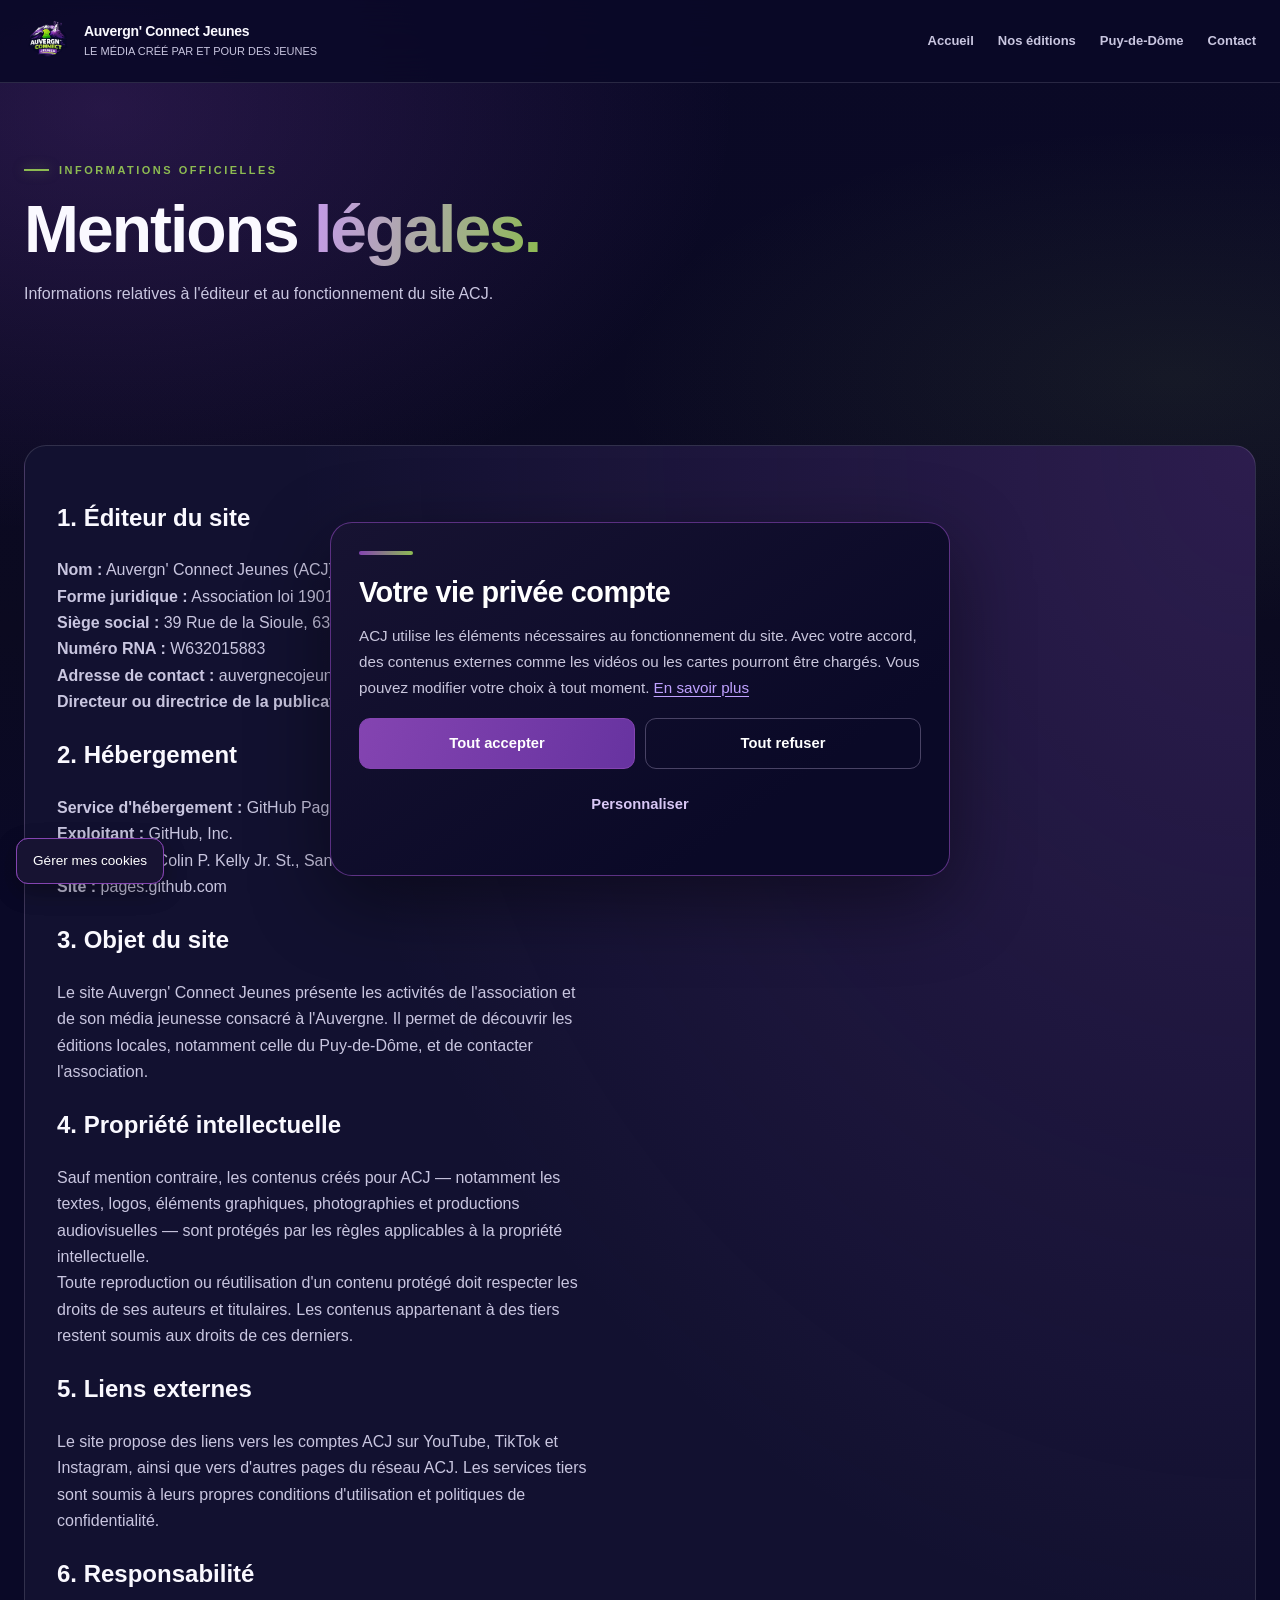
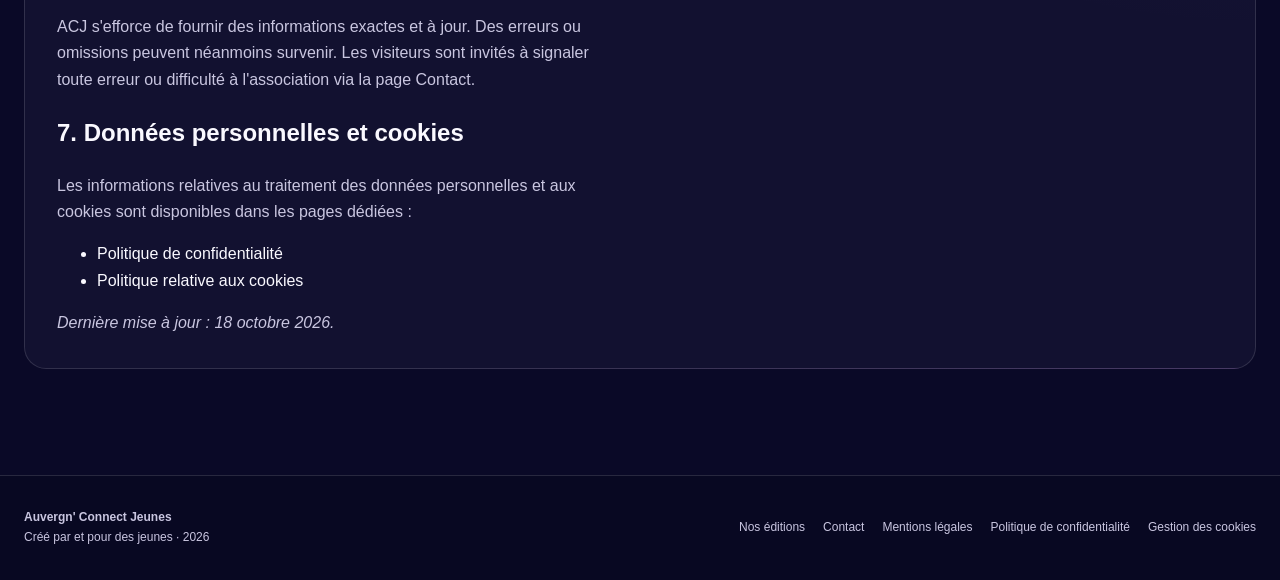
<file: mentions-legales.html>
<!DOCTYPE html>
<html lang="fr">
<head>
  <meta charset="UTF-8">
  <meta name="viewport" content="width=device-width, initial-scale=1">
  <meta name="theme-color" content="#0A0927">
  <meta name="description" content="Mentions légales du site Auvergn' Connect Jeunes.">
  <title>Mentions légales — Auvergn' Connect Jeunes</title>
  <link rel="icon" type="image/png" href="images/logo.png">
  <link rel="stylesheet" href="css/style.css">
  <link rel="stylesheet" href="css/cookies.css">
</head>
<body>

<!-- Bannière de consentement -->
<section id="cookie-banner" role="dialog"
  aria-labelledby="cookie-title" aria-describedby="cookie-description" hidden>
  <h2 id="cookie-title">Votre vie privée compte</h2>
  <p id="cookie-description">
    ACJ utilise les éléments nécessaires au fonctionnement du site.
    Avec votre accord, des contenus externes comme les vidéos ou les cartes
    pourront être chargés. Vous pouvez modifier votre choix à tout moment.
    <a href="cookies.html">En savoir plus</a>
  </p>
  <div class="cookie-actions">
    <button id="cookie-accept" type="button">Tout accepter</button>
    <button id="cookie-refuse" type="button">Tout refuser</button>
    <button id="cookie-customize" type="button">Personnaliser</button>
  </div>
  <p id="cookie-status" role="status"></p>
</section>

<!-- Personnalisation des choix -->
<section id="cookie-settings" role="dialog"
  aria-labelledby="cookie-settings-title" hidden>
  <h2 id="cookie-settings-title">Personnaliser mes choix</h2>
  <p>Les éléments strictement nécessaires restent actifs.</p>
  <label>
    <input type="checkbox" checked disabled>
    Éléments nécessaires au fonctionnement
  </label>
  <label>
    <input id="cookie-external" type="checkbox">
    Autoriser le chargement de contenus externes
    (par exemple, vidéos et cartes intégrées)
  </label>
  <div class="cookie-actions">
    <button id="cookie-save" type="button">Enregistrer mes choix</button>
    <button id="cookie-cancel" type="button">Retour</button>
  </div>
</section>

<button id="cookie-manage" type="button">
  Gérer mes cookies
</button>

<script src="js/cookies.js"></script>
</body>
</html>

<header class="site-header">
  <div class="container header-inner">
    <a class="brand" href="index.html" aria-label="Accueil ACJ">
      <img src="images/logo.png" alt="Logo Auvergn' Connect Jeunes">
      <span class="brand-text">
        <strong>Auvergn' Connect Jeunes</strong>
        <span>LE MÉDIA CRÉÉ PAR ET POUR DES JEUNES</span>
      </span>
    </a>
    <button class="menu-toggle" type="button"
      aria-label="Ouvrir le menu" aria-expanded="false">☰</button>
    <nav class="site-nav" aria-label="Navigation principale">
      <a href="index.html">Accueil</a>
      <a href="editions.html">Nos éditions</a>
      <a href="puy-de-dome/index.html">Puy-de-Dôme</a>
      <a href="contact.html">Contact</a>
    </nav>
  </div>
</header>

<main>
  <section class="page-hero">
    <div class="container">
      <span class="eyebrow">Informations officielles</span>
      <h1>Mentions <span class="text-gradient">légales.</span></h1>
      <p>Informations relatives à l'éditeur et au fonctionnement du site ACJ.</p>
    </div>
  </section>

  <section class="section">
    <div class="container">
      <article class="feature-panel">
        <h2>1. Éditeur du site</h2>
        <p><strong>Nom :</strong> Auvergn' Connect Jeunes (ACJ)</p>
        <p><strong>Forme juridique :</strong> Association loi 1901</p>
        <p><strong>Siège social :</strong> 39 Rue de la Sioule, 63800 COURNON D'AUVERGNE</p>
        <p><strong>Numéro RNA :</strong> W632015883</p>
        <p><strong>Adresse de contact :</strong> auvergnecojeunes.contact@gmail.com</p>
        <p><strong>Directeur ou directrice de la publication :</strong> Noé POTET</p>


<h2>2. Hébergement</h2>
<p><strong>Service d'hébergement :</strong> GitHub Pages</p>
<p><strong>Exploitant :</strong> GitHub, Inc.</p>
<p><strong>Adresse :</strong> 88 Colin P. Kelly Jr. St., San Francisco, CA 94107, États-Unis.</p>
<p><strong>Site :</strong> <a href="https://pages.github.com/" target="_blank" rel="noopener noreferrer">pages.github.com</a></p>

        <h2>3. Objet du site</h2>
        <p>
          Le site Auvergn' Connect Jeunes présente les activités de l'association
          et de son média jeunesse consacré à l'Auvergne. Il permet de découvrir
          les éditions locales, notamment celle du Puy-de-Dôme, et de contacter
          l'association.
        </p>

        <h2>4. Propriété intellectuelle</h2>
        <p>
          Sauf mention contraire, les contenus créés pour ACJ — notamment les
          textes, logos, éléments graphiques, photographies et productions
          audiovisuelles — sont protégés par les règles applicables à la
          propriété intellectuelle.
        </p>
        <p>
          Toute reproduction ou réutilisation d'un contenu protégé doit respecter
          les droits de ses auteurs et titulaires. Les contenus appartenant à
          des tiers restent soumis aux droits de ces derniers.
        </p>

        <h2>5. Liens externes</h2>
        <p>
          Le site propose des liens vers les comptes ACJ sur YouTube, TikTok
          et Instagram, ainsi que vers d'autres pages du réseau ACJ.
          Les services tiers sont soumis à leurs propres conditions d'utilisation
          et politiques de confidentialité.
        </p>

        <h2>6. Responsabilité</h2>
        <p>
          ACJ s'efforce de fournir des informations exactes et à jour.
          Des erreurs ou omissions peuvent néanmoins survenir. Les visiteurs
          sont invités à signaler toute erreur ou difficulté à l'association
          via la <a href="contact.html">page Contact</a>.
        </p>

        <h2>7. Données personnelles et cookies</h2>
        <p>
          Les informations relatives au traitement des données personnelles
          et aux cookies sont disponibles dans les pages dédiées :
        </p>
        <ul>
          <li><a href="confidentialite.html">Politique de confidentialité</a></li>
          <li><a href="cookies.html">Politique relative aux cookies</a></li>
        </ul>

        <p><em>Dernière mise à jour : 18 octobre 2026.</em></p>
      </article>
    </div>
  </section>
</main>

<footer class="site-footer">
  <div class="container footer-inner">
    <div>
      <strong>Auvergn' Connect Jeunes</strong>
      <div>Créé par et pour des jeunes · <span id="year"></span></div>
    </div>

<nav class="footer-links" aria-label="Informations légales">
  <a href="editions.html">Nos éditions</a>
  <a href="contact.html">Contact</a>
  <a href="mentions-legales.html">Mentions légales</a>
  <a href="confidentialite.html">Politique de confidentialité</a>
  <a href="cookies.html">Gestion des cookies</a>
</nav>

  </div>
</footer>

<script src="js/main.js"></script>

<!-- Bannière de consentement aux cookies -->
<section id="cookie-banner"
  role="dialog"
  aria-labelledby="cookie-title"
  aria-describedby="cookie-description"
  hidden>
  <h2 id="cookie-title">Votre vie privée compte</h2>

  <p id="cookie-description">
    ACJ respecte votre vie privée. Vous pouvez choisir d'autoriser
    ou non le chargement des contenus externes intégrés.
    <a href="cookies.html">En savoir plus</a>
  </p>

  <div class="cookie-actions">
    <button id="cookie-accept" type="button">Tout accepter</button>
    <button id="cookie-refuse" type="button">Tout refuser</button>
    <button id="cookie-customize" type="button">Personnaliser</button>
  </div>

  <p id="cookie-status" role="status"></p>
</section>

<!-- Personnalisation -->
<section id="cookie-settings"
  role="dialog"
  aria-labelledby="cookie-settings-title"
  hidden>
  <h2 id="cookie-settings-title">Personnaliser mes choix</h2>
  <p>Les éléments strictement nécessaires restent actifs.</p>

  <label>
    <input type="checkbox" checked disabled>
    Éléments nécessaires au fonctionnement
  </label>

  <label>
    <input id="cookie-external" type="checkbox">
    Autoriser les contenus externes intégrés
  </label>

  <div class="cookie-actions">
    <button id="cookie-save" type="button">Enregistrer mes choix</button>
    <button id="cookie-cancel" type="button">Retour</button>
  </div>
</section>

<button id="cookie-manage" type="button">Gérer mes cookies</button>

<script src="js/cookies.js"></script>
</body>
</html>
</file>
<file: css/style.css>
:root {
  --violet: #8444B1;
  --violet-clair: #C49BE8;
  --vert: #8DBB52;
  --nuit: #0A0927;
  --surface: #121130;
  --surface-2: #1B1940;
  --blanc: #FAF9FF;
  --texte: #C9C6E0;
  --bordure: rgba(255,255,255,.13);
  --largeur: 1240px;
}

* {
  box-sizing: border-box;
}

html {
  scroll-behavior: smooth;
  scroll-padding-top: 100px;
}

body {
  margin: 0;
  min-height: 100vh;
  overflow-x: hidden;
  background: var(--nuit);
  color: var(--blanc);
  font-family: Inter, Arial, Helvetica, sans-serif;
  line-height: 1.65;
}

body::before {
  content: "";
  position: fixed;
  inset: 0;
  z-index: -2;
  pointer-events: none;
  background:
    radial-gradient(ellipse at 8% 12%, #8444b13b, transparent 38%),
    radial-gradient(ellipse at 92% 42%, #8dbb5216, transparent 34%),
    linear-gradient(180deg, #0a0927, #0b0a20 70%, #0a0927);
}

img {
  display: block;
  max-width: 100%;
}

a {
  color: inherit;
  text-decoration: none;
}

button,
input,
textarea,
select {
  font: inherit;
}

a:focus-visible,
button:focus-visible,
input:focus-visible,
textarea:focus-visible,
select:focus-visible {
  outline: 3px solid var(--vert);
  outline-offset: 4px;
}

.container {
  width: min(var(--largeur), calc(100% - 48px));
  margin-inline: auto;
}

.section {
  padding: 76px 0;
}

.section-heading {
  max-width: 740px;
  margin-bottom: 30px;
}

.section-heading h2 {
  margin: 0 0 12px;
  font-size: clamp(30px, 4vw, 48px);
  line-height: 1.12;
  letter-spacing: -1.5px;
}

.section-heading p {
  margin: 0;
  color: var(--texte);
}

.eyebrow {
  display: inline-flex;
  align-items: center;
  gap: 10px;
  margin-bottom: 15px;
  color: var(--vert);
  font-size: 11px;
  font-weight: 900;
  letter-spacing: 2.5px;
  text-transform: uppercase;
}

.eyebrow::before {
  content: "";
  width: 25px;
  height: 2px;
  background: var(--vert);
  box-shadow: 0 0 12px #8dbb5280;
}

.text-gradient {
  color: var(--violet-clair);
  background: linear-gradient(100deg, #c59aea, #8dbb52);
  -webkit-background-clip: text;
  background-clip: text;
  -webkit-text-fill-color: transparent;
}

/* Navigation */

.site-header {
  position: sticky;
  top: 0;
  z-index: 100;
  border-bottom: 1px solid var(--bordure);
  background: rgba(10, 9, 39, .88);
  backdrop-filter: blur(22px);
}

.header-inner {
  min-height: 82px;
  display: flex;
  align-items: center;
  justify-content: space-between;
  gap: 25px;
}

.brand {
  display: inline-flex;
  align-items: center;
  gap: 12px;
  min-width: 0;
}

.brand img {
  width: 48px;
  height: 48px;
  flex-shrink: 0;
  object-fit: contain;
}

.brand-text {
  display: grid;
  line-height: 1.25;
}

.brand-text strong {
  font-size: 14px;
  letter-spacing: -.3px;
}

.brand-text span {
  margin-top: 5px;
  color: var(--texte);
  font-size: 11px;
}

.site-nav {
  display: flex;
  align-items: center;
  gap: 24px;
}

.site-nav a {
  color: var(--texte);
  font-size: 13px;
  font-weight: 750;
  transition: color .2s ease;
}

.site-nav a:hover,
.site-nav a[aria-current="page"] {
  color: var(--vert);
}

.menu-toggle {
  display: none;
  width: 44px;
  height: 44px;
  border: 1px solid var(--bordure);
  border-radius: 13px;
  background: var(--surface);
  color: white;
  cursor: pointer;
}

/* Boutons */

.button {
  display: inline-flex;
  align-items: center;
  justify-content: center;
  gap: 10px;
  min-height: 48px;
  padding: 12px 20px;
  border: 1px solid transparent;
  border-radius: 12px;
  background: var(--violet);
  color: white;
  font-size: 14px;
  font-weight: 800;
  cursor: pointer;
  transition: transform .2s, box-shadow .2s, background .2s;
}

.button:hover {
  transform: translateY(-3px);
  background: #9959c5;
  box-shadow: 0 10px 35px #8444b14a;
}

.button-secondary {
  border-color: var(--bordure);
  background: #ffffff08;
}

.button-secondary:hover {
  border-color: #8dbb5277;
  background: #8dbb5214;
  box-shadow: none;
}

.button-green {
  background: var(--vert);
  color: var(--nuit);
}

.button-green:hover {
  background: #a5d36d;
}

/* Grande introduction */

.hero {
  position: relative;
  isolation: isolate;
  display: flex;
  min-height: 600px;
  align-items: center;
  overflow: hidden;
  padding: 90px 0;
}

.hero::before {
  content: "";
  position: absolute;
  inset: 0;
  z-index: -1;
  background:
    linear-gradient(90deg, #0a0927 0%, #0a0927eb 42%, #0a092780 100%),
    linear-gradient(0deg, var(--nuit), transparent 30%),
    url("../images/background.png") center / cover no-repeat;
  opacity: .78;
}

.hero-inner {
  position: relative;
  width: 100%;
  max-width: var(--largeur);
  margin-inline: auto;
  padding-inline: 24px;
  animation: reveal .7s ease both;
}

.hero-content {
  max-width: 790px;
}

.hero-label {
  display: inline-flex;
  align-items: center;
  gap: 10px;
  margin-bottom: 26px;
  padding: 8px 13px;
  border: 1px solid #ffffff20;
  border-radius: 999px;
  background: #ffffff08;
  color: var(--texte);
  font-size: 11px;
  font-weight: 800;
  letter-spacing: 1.4px;
}

.status-dot {
  width: 8px;
  height: 8px;
  flex: 0 0 8px;
  border-radius: 50%;
  background: var(--vert);
  box-shadow: 0 0 14px #8dbb52a6;
}

.hero h1 {
  max-width: 850px;
  margin: 0 0 25px;
  font-size: clamp(44px, 7vw, 82px);
  line-height: 1.02;
  letter-spacing: -3px;
}

.hero p {
  max-width: 640px;
  margin: 0;
  color: var(--texte);
  font-size: clamp(16px, 2vw, 19px);
}

.hero-actions {
  display: flex;
  flex-wrap: wrap;
  gap: 12px;
  margin-top: 32px;
}

.hero-orbit {
  position: absolute;
  top: 50%;
  right: 8%;
  width: 270px;
  height: 270px;
  border: 1px solid #b77beb30;
  border-radius: 50%;
  transform: translateY(-50%);
  pointer-events: none;
}

.hero-orbit::before,
.hero-orbit::after {
  content: "";
  position: absolute;
  border: 1px solid #8dbb5230;
  border-radius: 50%;
}

.hero-orbit::before {
  inset: 25px;
}

.hero-orbit::after {
  inset: 58px;
  box-shadow: 0 0 65px #8444b126;
}

/* Titres de section */

.section-topline {
  display: flex;
  align-items: end;
  justify-content: space-between;
  gap: 20px;
  margin-bottom: 30px;
}

.section-topline .section-heading {
  margin-bottom: 0;
}

/* Cartes vidéo */

.video-grid {
  display: grid;
  grid-template-columns: repeat(3, minmax(0, 1fr));
  gap: 20px;
}

.video-card {
  overflow: hidden;
  min-width: 0;
  border: 1px solid var(--bordure);
  border-radius: 18px;
  background: linear-gradient(145deg, #19163c, #100f2c);
  transition: transform .25s, border-color .25s, box-shadow .25s;
}

.video-card:hover {
  transform: translateY(-5px);
  border-color: #8444b1a6;
  box-shadow: 0 18px 50px #0003;
}

.video-thumb {
  position: relative;
  display: grid;
  min-height: 190px;
  aspect-ratio: 16 / 9;
  place-items: center;
  overflow: hidden;
  background:
    radial-gradient(circle at 25% 25%, #8444b166, transparent 45%),
    linear-gradient(135deg, #242052, #0a0927);
}

.video-thumb img {
  position: absolute;
  inset: 0;
  width: 100%;
  height: 100%;
  object-fit: cover;
  transition: transform .45s;
}

.video-card:hover .video-thumb img {
  transform: scale(1.05);
}

.video-thumb::after {
  content: "";
  position: absolute;
  inset: 0;
  background: linear-gradient(0deg, #0a0927a8, transparent 60%);
  pointer-events: none;
}

.play-button {
  position: relative;
  z-index: 1;
  display: grid;
  width: 54px;
  height: 54px;
  place-items: center;
  border: 1px solid #ffffff80;
  border-radius: 50%;
  background: #8444b1e8;
  color: white;
  font-size: 19px;
  box-shadow: 0 0 35px #8444b14d;
}

.video-content {
  padding: 20px;
}

.video-meta {
  display: flex;
  flex-wrap: wrap;
  gap: 10px;
  margin-bottom: 10px;
  color: var(--vert);
  font-size: 11px;
  font-weight: 800;
}

.video-content h3 {
  margin: 0 0 10px;
  font-size: 19px;
  line-height: 1.35;
}

.video-content p {
  margin: 0;
  color: var(--texte);
  font-size: 13px;
}

.video-link {
  display: inline-flex;
  margin-top: 17px;
  color: var(--violet-clair);
  font-size: 13px;
  font-weight: 800;
}

.empty-state {
  grid-column: 1 / -1;
  padding: 44px 22px;
  border: 1px dashed #ffffff30;
  border-radius: 18px;
  color: var(--texte);
  text-align: center;
}

.empty-state h3 {
  margin: 0 0 8px;
  color: white;
}

.empty-state p {
  margin: 0;
}

/* Panneaux */

.feature-grid {
  display: grid;
  grid-template-columns: 1.15fr .85fr;
  gap: 20px;
}

.feature-panel {
  position: relative;
  overflow: hidden;
  min-height: 260px;
  padding: 32px;
  border: 1px solid var(--bordure);
  border-radius: 22px;
  background:
    radial-gradient(ellipse at 100% 0%, #8444b13b, transparent 55%),
    var(--surface);
}

.feature-panel h3 {
  max-width: 550px;
  margin: 0 0 14px;
  font-size: clamp(25px, 3vw, 36px);
  line-height: 1.15;
}

.feature-panel p {
  max-width: 540px;
  margin: 0;
  color: var(--texte);
}

.feature-panel .button {
  margin-top: 24px;
}

.feature-panel-green {
  background:
    radial-gradient(ellipse at 100% 0%, #8dbb5230, transparent 60%),
    var(--surface);
}

/* Éditions */

.edition-grid {
  display: grid;
  grid-template-columns: repeat(4, minmax(0, 1fr));
  gap: 14px;
}

.edition-card {
  display: block;
  padding: 22px;
  border: 1px solid var(--bordure);
  border-radius: 16px;
  background: #ffffff05;
  transition: transform .2s, border-color .2s, background .2s;
}

.edition-card:hover {
  transform: translateY(-3px);
  border-color: #8dbb5277;
  background: #8dbb520b;
}

.edition-number {
  display: block;
  margin-bottom: 20px;
  color: var(--vert);
  font-size: 12px;
  font-weight: 900;
  letter-spacing: 2px;
}

.edition-card h3 {
  margin: 0 0 8px;
  font-size: 17px;
}

.edition-card p {
  margin: 0;
  color: var(--texte);
  font-size: 12px;
}

.edition-status {
  display: inline-block;
  margin-top: 16px;
  padding: 5px 8px;
  border-radius: 7px;
  background: #8dbb5217;
  color: var(--vert);
  font-size: 10px;
  font-weight: 900;
}

.edition-status.planned {
  background: #ffffff0a;
  color: var(--texte);
}

/* Carte des éditions */

.map-layout {
  display: grid;
  grid-template-columns: minmax(0, 1.4fr) minmax(260px, .8fr);
  gap: 22px;
}

.map-panel,
.map-info {
  overflow: hidden;
  border: 1px solid var(--bordure);
  border-radius: 20px;
  background: var(--surface);
}

.map-panel {
  min-height: 420px;
}

.map-info {
  padding: 25px;
}

.map-info h3 {
  margin-top: 0;
}

.map-legend {
  display: grid;
  gap: 12px;
  margin-top: 24px;
}

.legend-item {
  display: flex;
  align-items: center;
  gap: 10px;
  color: var(--texte);
  font-size: 13px;
}

.legend-dot {
  width: 12px;
  height: 12px;
  flex: 0 0 12px;
  border-radius: 50%;
}

/* Contact et formulaires */

.form {
  display: grid;
  gap: 18px;
  max-width: 720px;
}

.form-group {
  display: grid;
  gap: 8px;
}

.form label {
  font-size: 14px;
  font-weight: 700;
}

.form input,
.form textarea,
.form select {
  width: 100%;
  padding: 13px 15px;
  border: 1px solid var(--bordure);
  border-radius: 12px;
  background: var(--surface);
  color: white;
}

.form textarea {
  min-height: 150px;
  resize: vertical;
}

.form-note {
  color: var(--texte);
  font-size: 12px;
}

/* En-têtes des pages internes */

.page-hero {
  padding: 70px 0 45px;
}

.page-hero h1 {
  margin: 0 0 14px;
  font-size: clamp(38px, 6vw, 66px);
  line-height: 1.08;
  letter-spacing: -2px;
}

.page-hero p {
  max-width: 720px;
  color: var(--texte);
}

/* Pied de page */

.site-footer {
  margin-top: 30px;
  padding: 32px 0;
  border-top: 1px solid var(--bordure);
  background: #08071f70;
  color: var(--texte);
  font-size: 12px;
}

.footer-inner {
  display: flex;
  flex-wrap: wrap;
  align-items: center;
  justify-content: space-between;
  gap: 18px;
}

.footer-links {
  display: flex;
  flex-wrap: wrap;
  gap: 18px;
}

.footer-links a:hover {
  color: var(--vert);
}

/* Animations et responsive */

@keyframes reveal {
  from {
    opacity: 0;
    transform: translateY(18px);
  }
  to {
    opacity: 1;
    transform: translateY(0);
  }
}

@media (max-width: 900px) {
  .menu-toggle {
    display: inline-grid;
    place-items: center;
  }

  .site-nav {
    position: absolute;
    top: 100%;
    right: 0;
    left: 0;
    display: none;
    flex-direction: column;
    align-items: stretch;
    gap: 0;
    padding: 12px 24px 20px;
    border-bottom: 1px solid var(--bordure);
    background: var(--nuit);
  }

  .site-nav.is-open {
    display: flex;
  }

  .site-nav a {
    padding: 13px 4px;
  }

  .hero-orbit {
    right: -100px;
    opacity: .5;
  }

  .video-grid {
    grid-template-columns: repeat(2, minmax(0, 1fr));
  }

  .edition-grid {
    grid-template-columns: repeat(2, minmax(0, 1fr));
  }

  .feature-grid,
  .map-layout {
    grid-template-columns: 1fr;
  }
}

@media (max-width: 560px) {
  .container {
    width: calc(100% - 30px);
  }

  .section {
    padding: 55px 0;
  }

  .header-inner {
    min-height: 72px;
  }

  .brand img {
    width: 40px;
    height: 40px;
  }

  .brand-text strong {
    font-size: 12px;
  }

  .brand-text span {
    font-size: 9px;
  }

  .hero {
    min-height: 520px;
    padding: 70px 0;
  }

  .hero-inner {
    padding-inline: 15px;
  }

  .hero h1 {
    font-size: clamp(40px, 12vw, 58px);
    letter-spacing: -1.8px;
  }

  .hero-actions,
  .hero-actions .button {
    width: 100%;
  }

  .video-grid,
  .edition-grid {
    grid-template-columns: 1fr;
  }

  .section-topline {
    align-items: flex-start;
    flex-direction: column;
  }

  .feature-panel {
    min-height: auto;
    padding: 25px;
  }

  .map-panel {
    min-height: 320px;
  }

  .footer-inner {
    align-items: flex-start;
    flex-direction: column;
  }
}

@media (prefers-reduced-motion: reduce) {
  *,
  *::before,
  *::after {
    scroll-behavior: auto !important;
    animation-duration: .01ms !important;
    animation-iteration-count: 1 !important;
    transition-duration: .01ms !important;
  }
}

/* Cartes vidéo ACJ : page d'accueil */

#articles-list.acj-video-grid,
#articles-list.video-grid {
  display: grid;
  grid-template-columns: repeat(3, minmax(0, 1fr));
  gap: 24px;
}

#articles-list .acj-video-card {
  overflow: hidden;
  min-width: 0;
  border: 1px solid rgba(255, 255, 255, 0.14);
  border-radius: 18px;
  background: rgba(255, 255, 255, 0.035);
}

#articles-list .acj-video-thumbnail {
  display: block;
  position: relative;
  overflow: hidden;
  aspect-ratio: 16 / 9;
  background: #17152f;
}

#articles-list .acj-video-thumbnail img {
  display: block;
  width: 100%;
  height: 100%;
  object-fit: cover;
  transition: transform 0.25s ease;
}

#articles-list .acj-video-thumbnail:hover img {
  transform: scale(1.04);
}

#articles-list .acj-video-play {
  position: absolute;
  top: 50%;
  left: 50%;
  display: grid;
  place-items: center;
  width: 52px;
  height: 52px;
  border-radius: 50%;
  background: #8444B1;
  color: white;
  font-size: 22px;
  transform: translate(-50%, -50%);
}

#articles-list .acj-video-content {
  padding: 20px;
}

#articles-list .acj-video-content h3 {
  margin: 10px 0;
}

#articles-list .acj-video-content p {
  line-height: 1.6;
}

#articles-list .acj-video-category {
  color: #8DBB52;
  font-size: 0.78rem;
  font-weight: 700;
  text-transform: uppercase;
}

#articles-list .acj-video-date {
  opacity: 0.7;
  font-size: 0.9rem;
}

@media (max-width: 900px) {
  #articles-list.acj-video-grid,
  #articles-list.video-grid {
    grid-template-columns: repeat(2, minmax(0, 1fr));
  }
}

@media (max-width: 600px) {
  #articles-list.acj-video-grid,
  #articles-list.video-grid {
    grid-template-columns: 1fr;
  }
}

/* ========================================
   GALERIE DES SHORTS YOUTUBE — ACJ
   ======================================== */

.shorts-grid {
  display: grid;
  grid-template-columns: repeat(4, minmax(0, 1fr));
  gap: 20px;
}

.short-card {
  display: block;
  min-width: 0;
  overflow: hidden;
  color: var(--blanc);
  text-decoration: none;
  background: linear-gradient(145deg, var(--surface-2), var(--surface));
  border: 1px solid var(--bordure);
  border-radius: 18px;
  transition: transform .25s ease,
              border-color .25s ease,
              box-shadow .25s ease;
}

.short-card:hover {
  transform: translateY(-5px);
  border-color: var(--violet);
  box-shadow: 0 18px 50px #0003;
}

.short-thumbnail {
  position: relative;
  overflow: hidden;
  aspect-ratio: 9 / 16;
  background: var(--surface);
}

.short-card img {
  display: block;
  width: 100%;
  height: 100%;
  object-fit: cover;
  transition: transform .4s ease;
}

.short-card:hover img {
  transform: scale(1.05);
}

.play-icon {
  position: absolute;
  top: 50%;
  left: 50%;
  display: grid;
  width: 54px;
  height: 54px;
  place-items: center;
  padding-left: 4px;
  transform: translate(-50%, -50%);
  border: 1px solid #ffffff80;
  border-radius: 50%;
  background: var(--violet);
  color: white;
  font-size: 22px;
  box-shadow: 0 0 35px #8444b14d;
}

.short-card h3 {
  margin: 0;
  padding: 16px;
  color: var(--blanc);
  font-size: 15px;
  line-height: 1.45;
  overflow-wrap: anywhere;
}

.loading-message,
.error-message {
  grid-column: 1 / -1;
  padding: 30px;
  border: 1px dashed var(--bordure);
  border-radius: 18px;
  background: var(--surface);
  color: var(--texte);
  text-align: center;
}

.error-message a {
  color: var(--vert);
  font-weight: 800;
}

@media (max-width: 900px) {
  .shorts-grid {
    grid-template-columns: repeat(3, minmax(0, 1fr));
  }
}

@media (max-width: 600px) {
  .shorts-grid {
    grid-template-columns: repeat(2, minmax(0, 1fr));
    gap: 12px;
  }

  .short-card h3 {
    padding: 12px;
    font-size: 13px;
  }

  .play-icon {
    width: 44px;
    height: 44px;
    font-size: 18px;
  }
}

@media (prefers-reduced-motion: reduce) {
  .short-card,
  .short-card img {
    transition: none;
  }
}
</file>
<file: css/cookies.css>
/* =========================================
   ACJ — Bannière de consentement aux cookies
   ========================================= */

#cookie-banner,
#cookie-settings {
  box-sizing: border-box;
  position: fixed;
  z-index: 99999;
  left: 50%;
  bottom: 24px;
  transform: translateX(-50%);
  width: min(620px, calc(100% - 32px));
  padding: 28px;
  color: #f8f7ff;
  background: linear-gradient(145deg, #171332, #0A0927 75%);
  border: 1px solid rgb(132 68 177 / 65%);
  border-radius: 22px;
  box-shadow: 0 24px 80px rgb(0 0 0 / 45%);
  font-family: inherit;
  animation: acj-cookie-appear .35s ease-out;
}

#cookie-banner *,
#cookie-settings * {
  box-sizing: border-box;
}

#cookie-banner[hidden],
#cookie-settings[hidden],
[data-external-embed][hidden],
[data-external-placeholder][hidden] {
  display: none !important;
}

#cookie-banner::before {
  content: "";
  display: block;
  width: 54px;
  height: 4px;
  margin-bottom: 20px;
  border-radius: 10px;
  background: linear-gradient(90deg, #8444B1, #8DBB52);
}

#cookie-banner h2,
#cookie-settings h2 {
  margin: 0 0 12px;
  color: #fff;
  font-size: clamp(1.35rem, 4vw, 1.8rem);
  line-height: 1.25;
  letter-spacing: -.5px;
}

#cookie-banner p,
#cookie-settings p {
  margin: 0 0 18px;
  color: #c9c6dd;
  font-size: .95rem;
  line-height: 1.7;
}

#cookie-banner a,
#cookie-settings a {
  color: #bfa1ff;
  text-decoration: underline;
  text-underline-offset: 3px;
}

.cookie-actions {
  display: flex;
  flex-wrap: wrap;
  gap: 10px;
  margin-top: 18px;
}

#cookie-banner .cookie-actions button,
#cookie-settings .cookie-actions button {
  flex: 1 1 150px;
  min-height: 46px;
  padding: 12px 16px;
  border: 1px solid #494365;
  border-radius: 11px;
  color: #fff;
  background: #211c40;
  font: inherit;
  font-size: .92rem;
  font-weight: 600;
  cursor: pointer;
  transition: background .2s ease, border-color .2s ease,
    transform .2s ease;
}

#cookie-banner .cookie-actions button:hover,
#cookie-settings .cookie-actions button:hover {
  border-color: #b58ae2;
  background: #302653;
  transform: translateY(-1px);
}

#cookie-banner #cookie-accept {
  color: #fff;
  background: linear-gradient(110deg, #8444B1, #6733a0);
  border-color: #8444B1;
}

#cookie-banner #cookie-accept:hover {
  background: linear-gradient(110deg, #9857c5, #7942b1);
}

#cookie-banner #cookie-refuse {
  background: transparent;
}

#cookie-banner #cookie-customize {
  flex-basis: 100%;
  color: #d8c7f5;
  background: transparent;
  border-color: transparent;
}

#cookie-settings label {
  display: flex;
  align-items: flex-start;
  gap: 12px;
  margin: 16px 0;
  padding: 14px;
  color: #f0edff;
  background: rgb(255 255 255 / 4%);
  border: 1px solid rgb(255 255 255 / 9%);
  border-radius: 12px;
  line-height: 1.5;
}

#cookie-settings input[type="checkbox"] {
  width: 18px;
  height: 18px;
  flex-shrink: 0;
  margin-top: 2px;
  accent-color: #8444B1;
}

#cookie-manage {
  position: fixed;
  z-index: 99998;
  left: 16px;
  bottom: 16px;
  max-width: calc(100% - 32px);
  padding: 11px 16px;
  color: #fff;
  background: #171332;
  border: 1px solid #8444B1;
  border-radius: 12px;
  box-shadow: 0 8px 25px rgb(0 0 0 / 20%);
  font: inherit;
  font-size: .85rem;
  cursor: pointer;
  transition: background .2s ease;
}

#cookie-manage:hover {
  background: #302653;
}

#cookie-banner button:focus-visible,
#cookie-settings button:focus-visible,
#cookie-manage:focus-visible {
  outline: 3px solid #8DBB52;
  outline-offset: 3px;
}

@keyframes acj-cookie-appear {
  from {
    opacity: 0;
    transform: translate(-50%, 12px);
  }
  to {
    opacity: 1;
    transform: translate(-50%, 0);
  }
}

@media (max-width: 520px) {
  #cookie-banner,
  #cookie-settings {
    bottom: 10px;
    width: calc(100% - 20px);
    padding: 22px;
    border-radius: 18px;
  }

  #cookie-banner .cookie-actions button,
  #cookie-settings .cookie-actions button {
    flex-basis: 100%;
  }
}

@media (prefers-reduced-motion: reduce) {
  #cookie-banner,
  #cookie-settings,
  #cookie-manage,
  #cookie-banner button,
  #cookie-settings button {
    animation: none;
    transition: none;
  }
}
</file>
